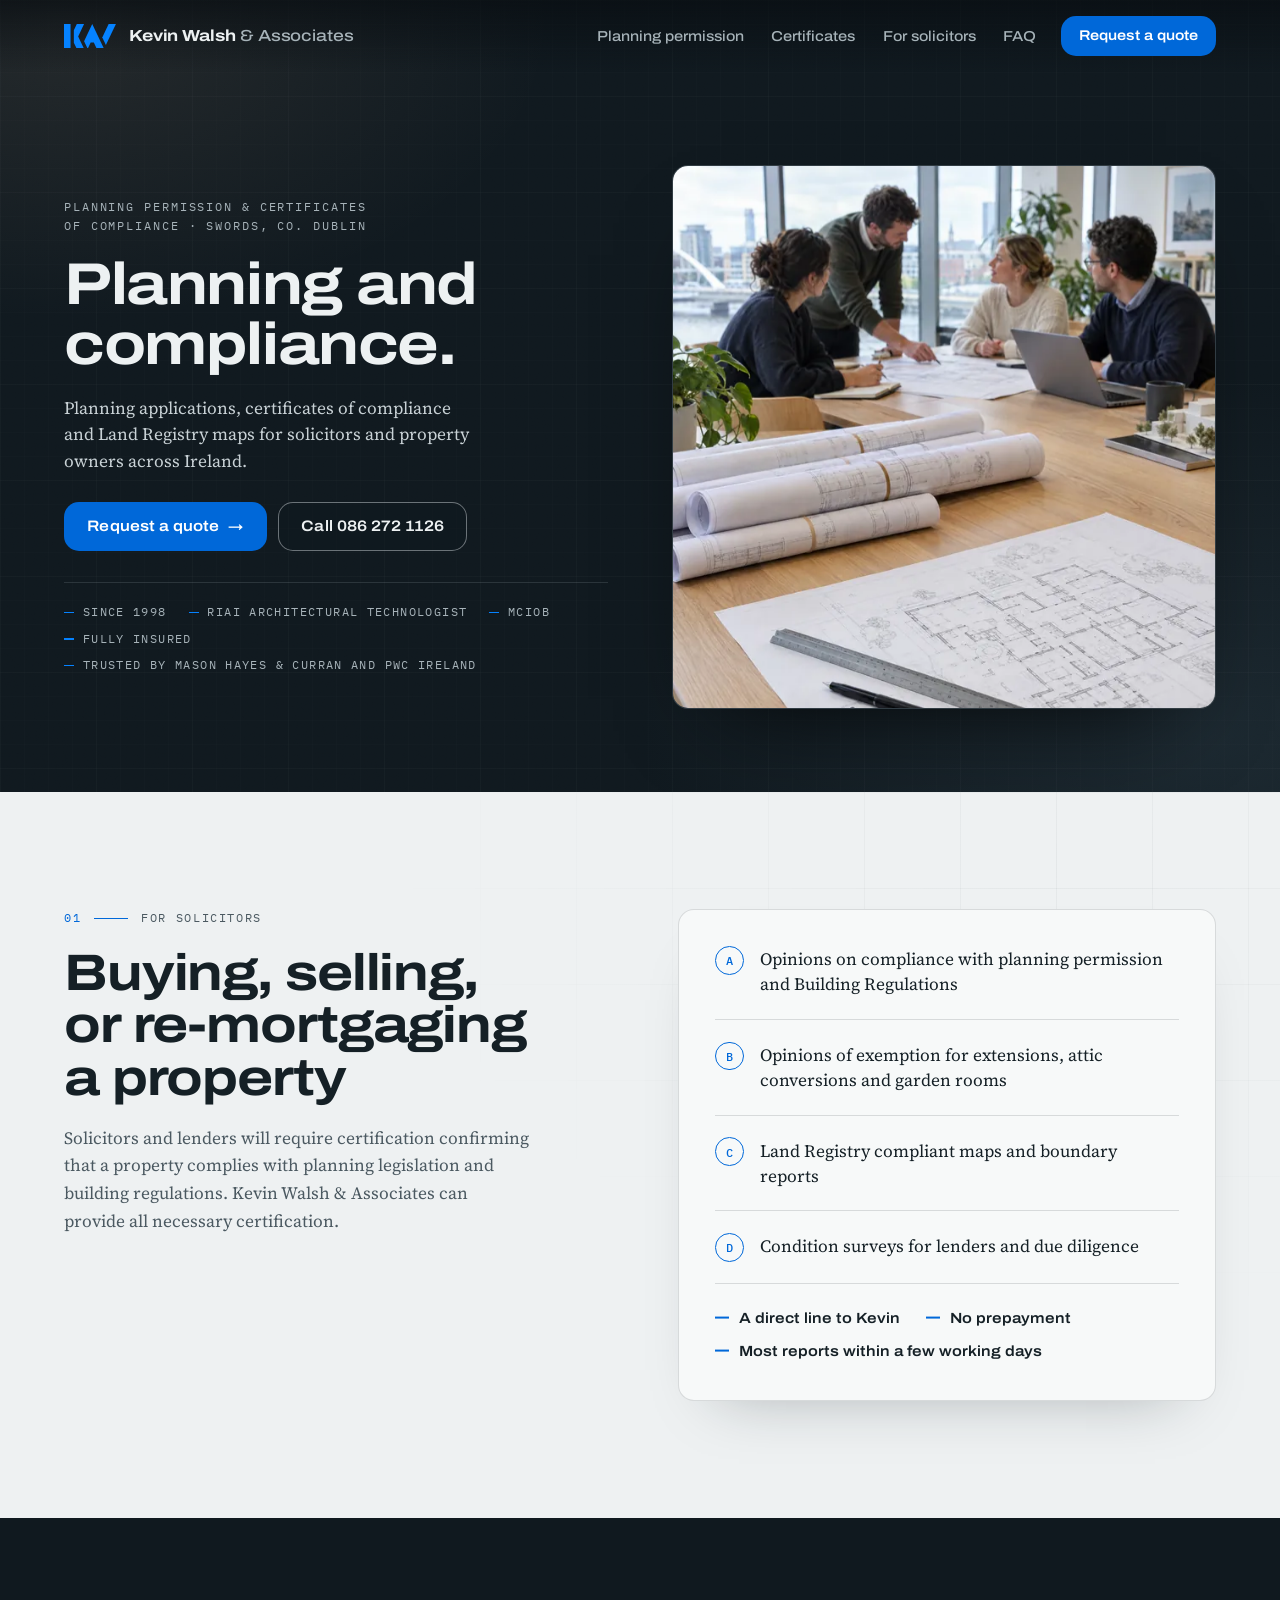
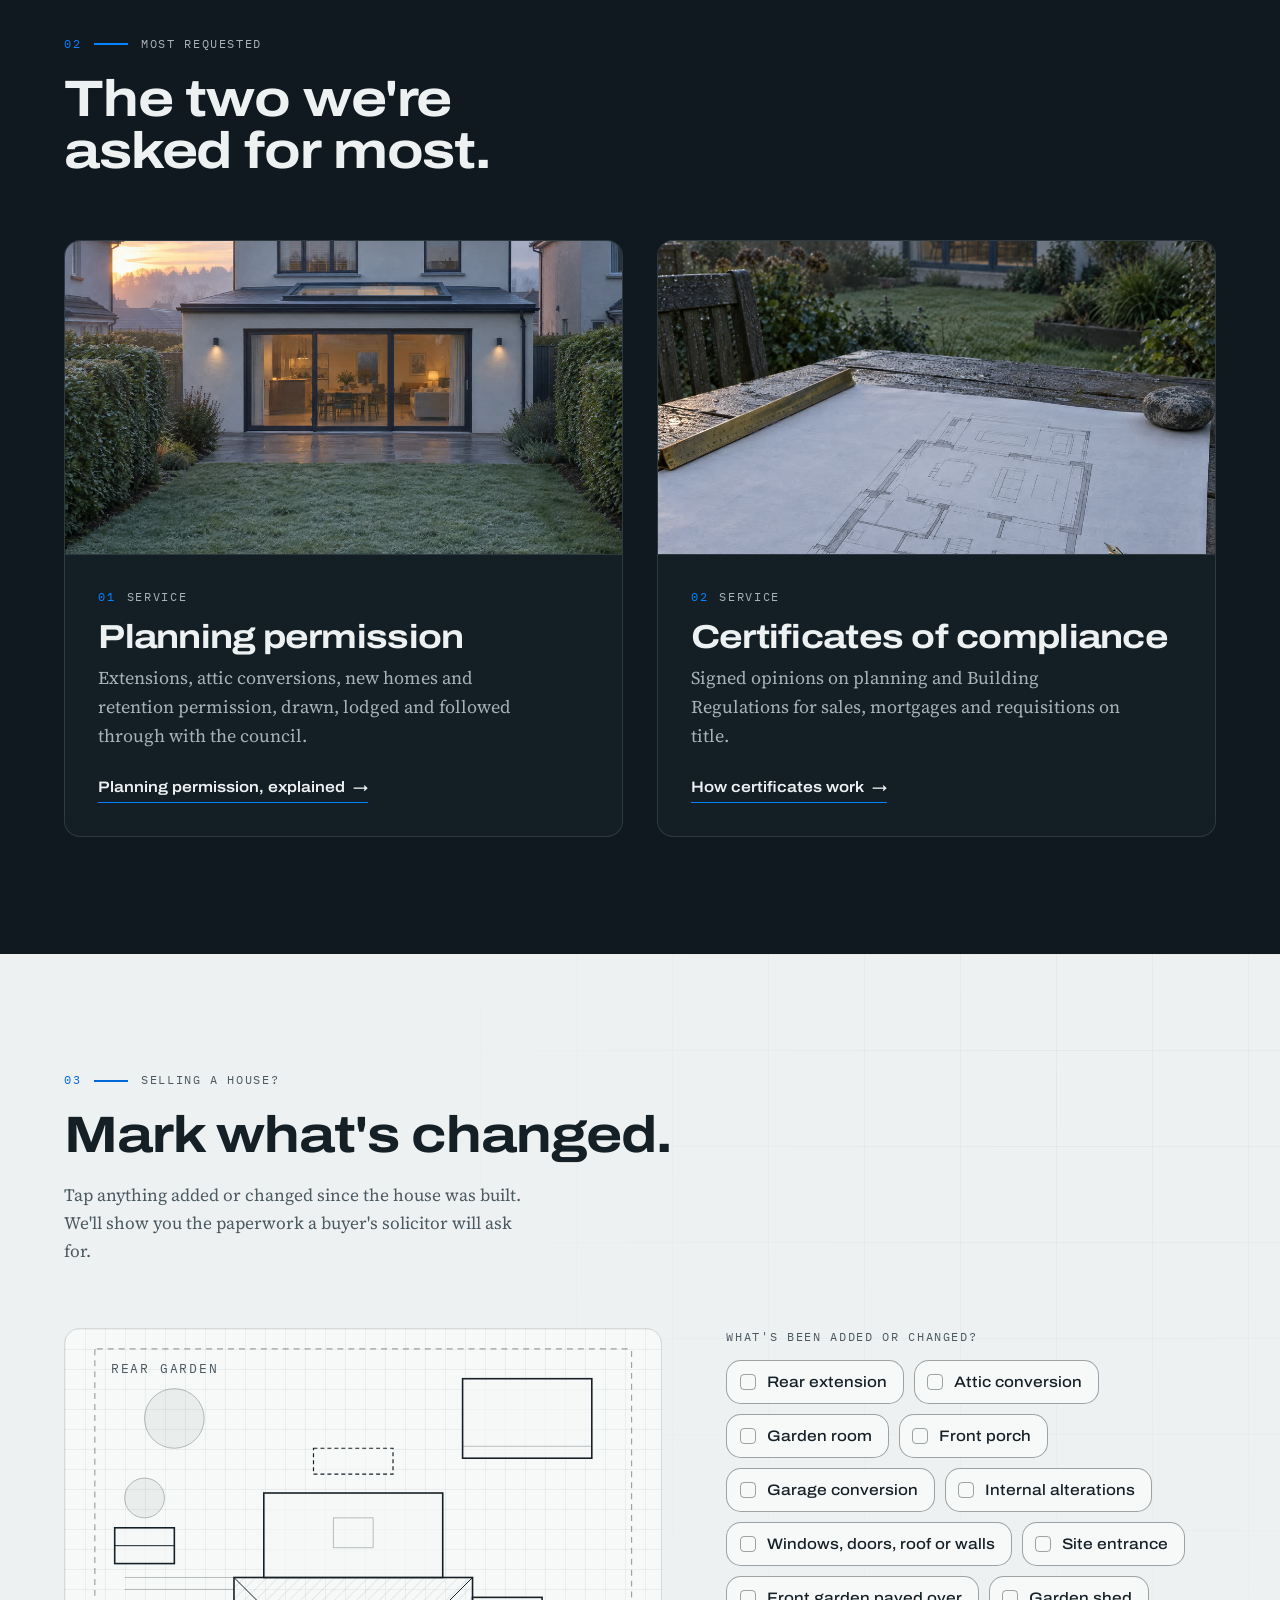
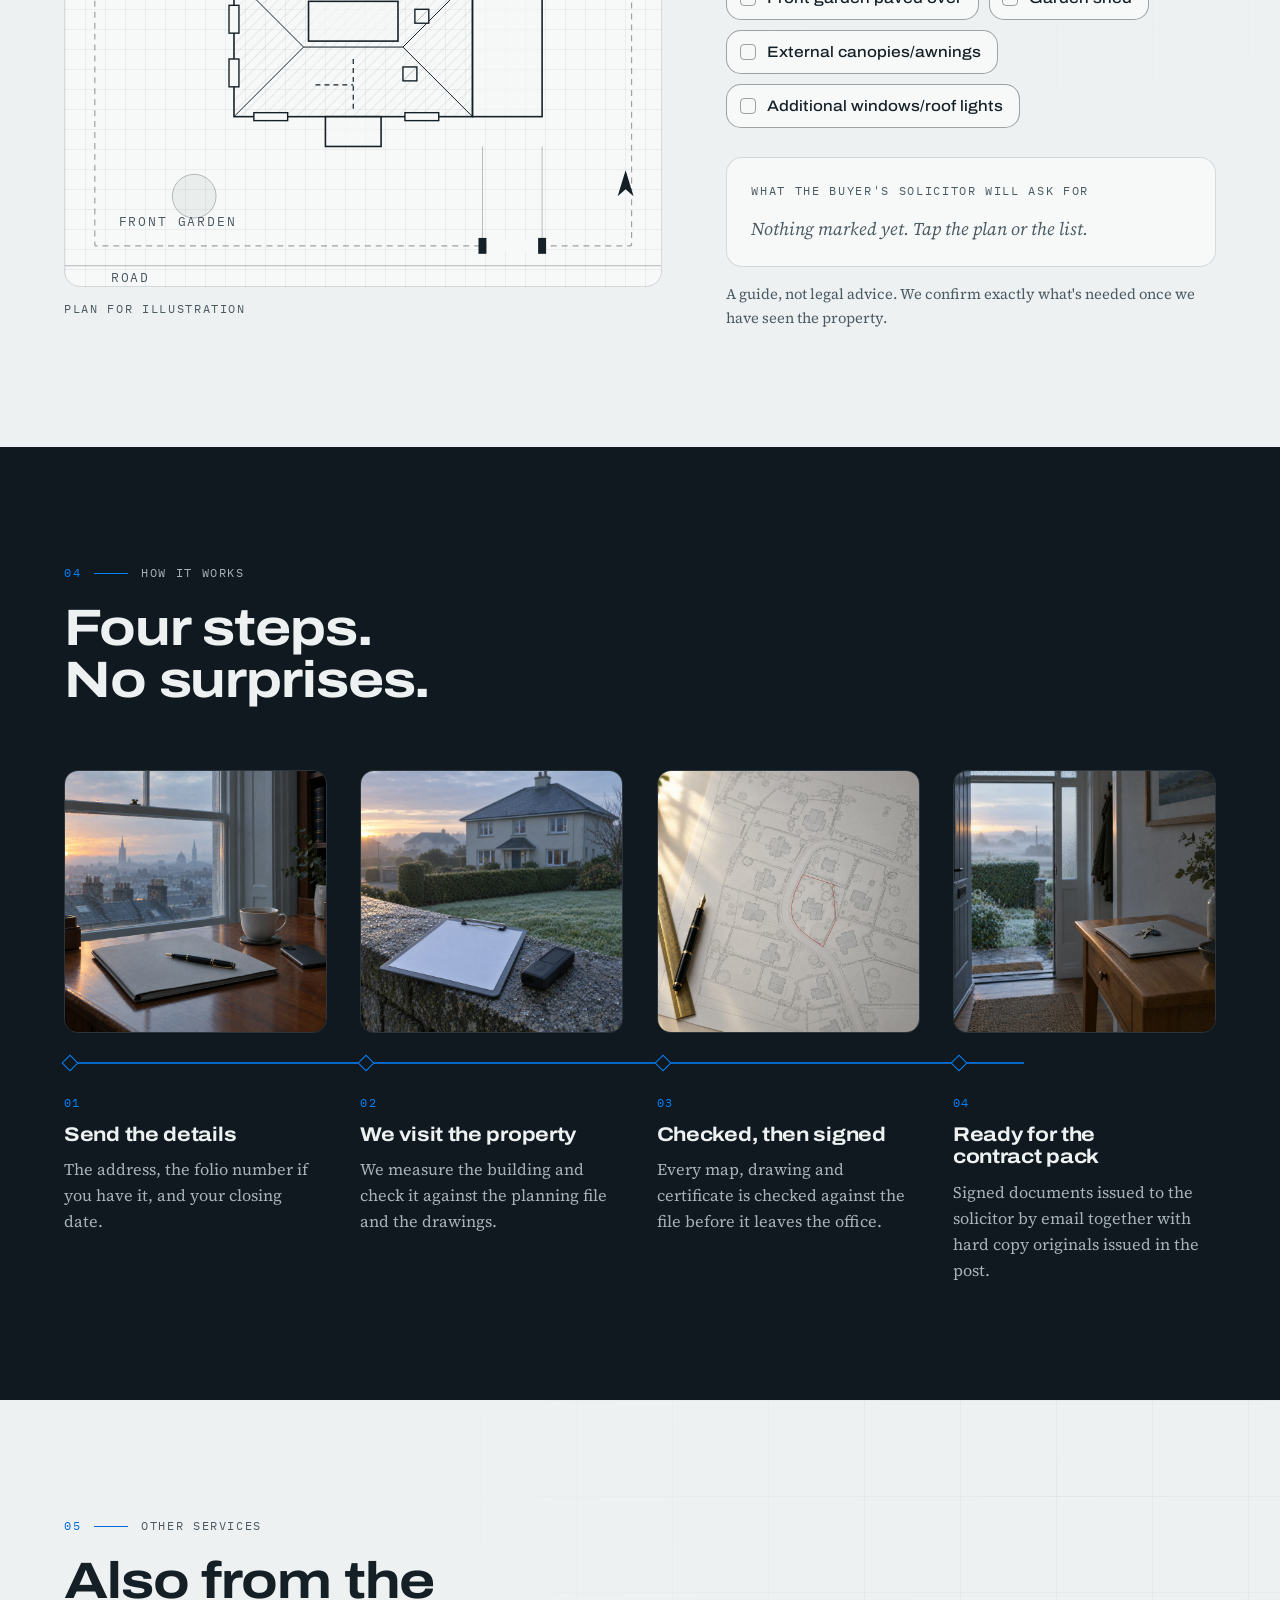
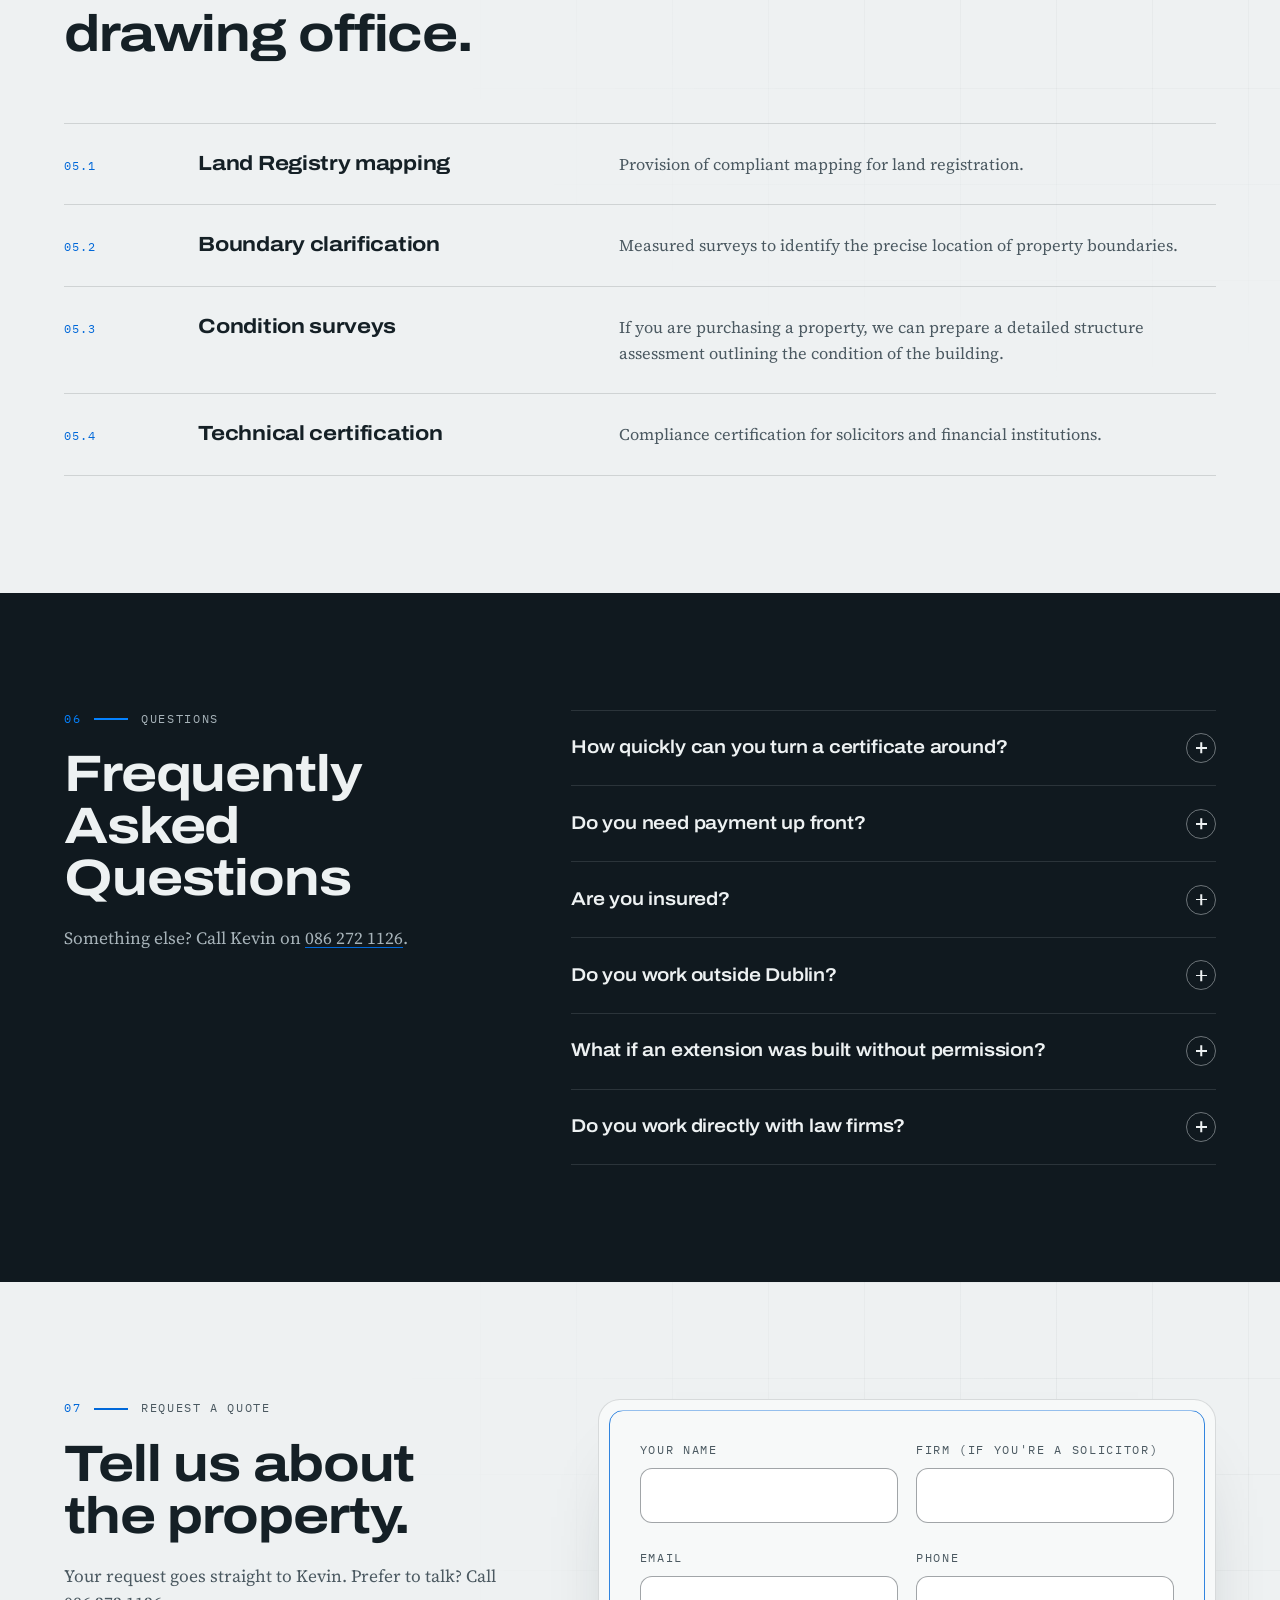
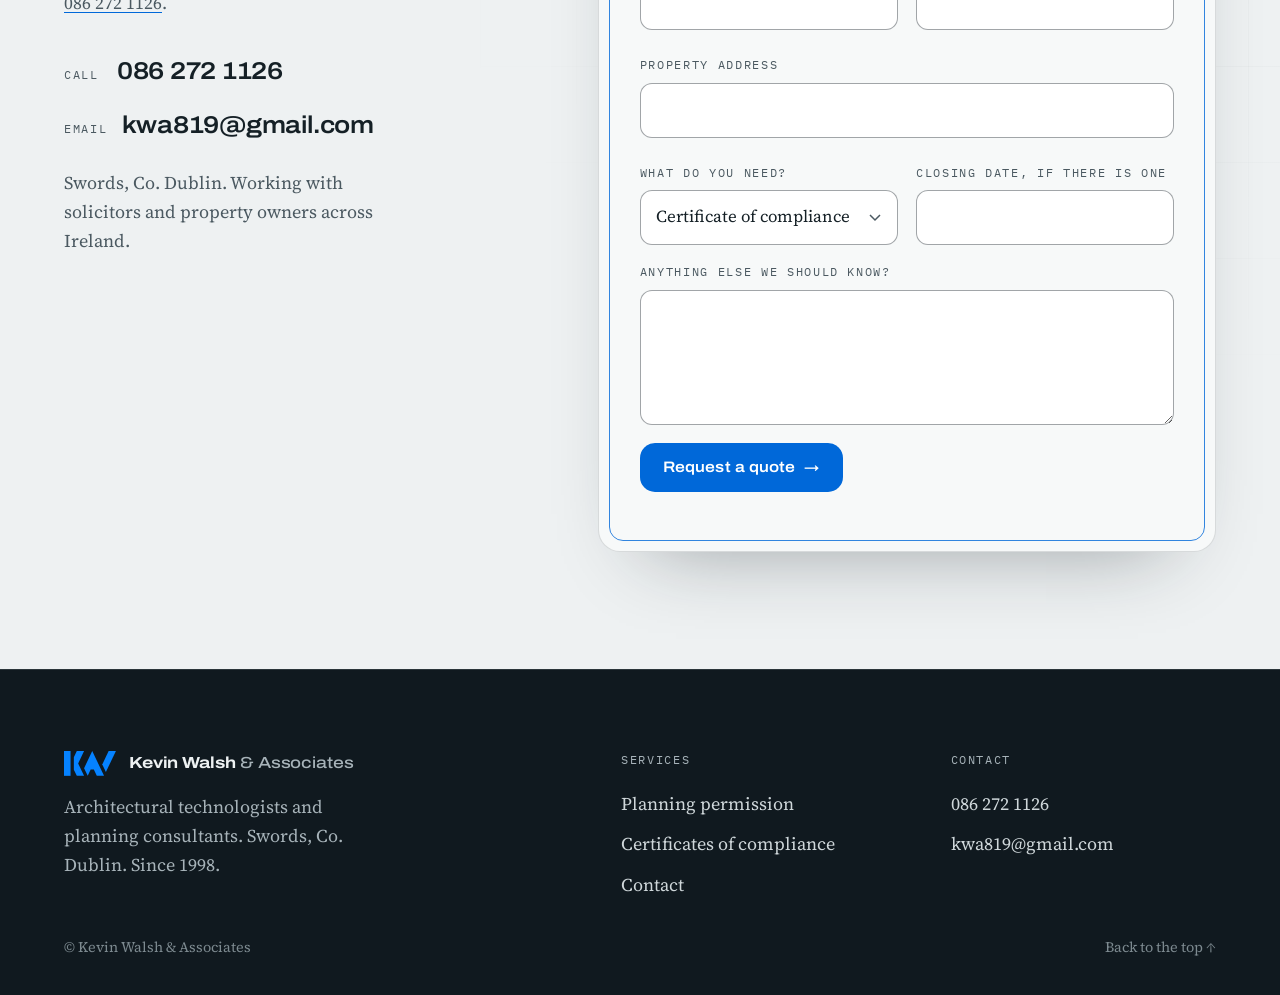
<file: index.html>
<!doctype html>
<html lang="en-IE">
<head>
<meta charset="utf-8">
<script>document.documentElement.classList.add("js")</script>
<meta name="viewport" content="width=device-width, initial-scale=1">
<title>Planning Permission &amp; Certificates of Compliance | Kevin Walsh &amp; Associates, Swords, Dublin</title>
<meta name="description" content="RIAI Architectural Technologist in Swords, Co. Dublin. Planning permission, certificates of compliance with planning and Building Regulations, and Land Registry mapping for solicitors and homeowners. Since 1998.">
<meta name="theme-color" content="#10191f">
<link rel="canonical" href="https://www.kevinwalshandassociates.com/">
<link rel="icon" href="/favicon.svg" type="image/svg+xml">
<link rel="icon" type="image/png" sizes="32x32" href="/favicon-32.png">
<link rel="apple-touch-icon" href="/apple-touch-icon.png">

<meta property="og:type" content="website">
<meta property="og:site_name" content="Kevin Walsh &amp; Associates">
<meta property="og:locale" content="en_IE">
<meta property="og:title" content="Kevin Walsh &amp; Associates | Planning and compliance">
<meta property="og:description" content="Planning applications, certificates of compliance and Land Registry maps for solicitors and property owners across Ireland. RIAI Architectural Technologist, since 1998.">
<meta property="og:url" content="https://www.kevinwalshandassociates.com/">
<meta property="og:image" content="https://www.kevinwalshandassociates.com/assets/og-image.jpg">
<meta property="og:image:width" content="1200">
<meta property="og:image:height" content="630">
<meta name="twitter:card" content="summary_large_image">

<link rel="preconnect" href="https://fonts.googleapis.com">
<link rel="preconnect" href="https://fonts.gstatic.com" crossorigin>
<link rel="stylesheet" href="https://fonts.googleapis.com/css2?family=Archivo:wdth,wght@112..125,500..700&family=IBM+Plex+Mono:wght@400;500&family=Source+Serif+4:opsz,wght@8..60,400;8..60,600&display=swap">
<link rel="stylesheet" href="/assets/css/site.css">

<script type="application/ld+json">
{"@context":"https://schema.org","@graph":[
{"@type":["ProfessionalService","LocalBusiness"],"@id":"https://www.kevinwalshandassociates.com/#business","name":"Kevin Walsh & Associates","alternateName":"KWA Architectural Consultants","description":"RIAI Architectural Technologist in Swords, Co. Dublin. Planning permission applications, certificates and opinions of compliance with planning permission and Building Regulations, Land Registry mapping, boundary reports and condition surveys for solicitors and property owners across Ireland.","url":"https://www.kevinwalshandassociates.com/","logo":"https://www.kevinwalshandassociates.com/apple-touch-icon.png","image":"https://www.kevinwalshandassociates.com/assets/og-image.jpg","telephone":"+353862721126","email":"kwa819@gmail.com","foundingDate":"1998","priceRange":"€€","address":{"@type":"PostalAddress","addressLocality":"Swords","addressRegion":"Co. Dublin","addressCountry":"IE"},"geo":{"@type":"GeoCoordinates","latitude":53.4597,"longitude":-6.2181},"areaServed":[{"@type":"Country","name":"Ireland"},{"@type":"City","name":"Dublin"},{"@type":"AdministrativeArea","name":"Fingal"},{"@type":"City","name":"Swords"}],
"founder":{"@type":"Person","name":"Kevin Walsh","jobTitle":"RIAI Architectural Technologist, MCIOB","memberOf":[{"@type":"Organization","name":"Royal Institute of the Architects of Ireland (RIAI)"},{"@type":"Organization","name":"Chartered Institute of Building (CIOB)"}]},
"knowsAbout":["Planning permission Ireland","Certificate of compliance with planning permission","Opinion on compliance with Building Regulations","Exempted development","Retention permission","Land Registry mapping","Boundary clarification","Condition surveys","Conveyancing support"],
"hasOfferCatalog":{"@type":"OfferCatalog","name":"Architectural and technical services","itemListElement":[
{"@type":"Offer","itemOffered":{"@type":"Service","name":"Planning permission","url":"https://www.kevinwalshandassociates.com/planning-permission/"}},
{"@type":"Offer","itemOffered":{"@type":"Service","name":"Certificates of compliance with planning and Building Regulations","url":"https://www.kevinwalshandassociates.com/certificate-of-compliance/"}},
{"@type":"Offer","itemOffered":{"@type":"Service","name":"Land Registry mapping"}},
{"@type":"Offer","itemOffered":{"@type":"Service","name":"Boundary clarification"}},
{"@type":"Offer","itemOffered":{"@type":"Service","name":"Condition surveys"}},
{"@type":"Offer","itemOffered":{"@type":"Service","name":"Technical certification"}}]}},
{"@type":"WebSite","@id":"https://www.kevinwalshandassociates.com/#website","name":"Kevin Walsh & Associates","url":"https://www.kevinwalshandassociates.com/"},
{"@type":"FAQPage","@id":"https://www.kevinwalshandassociates.com/#faq","mainEntity":[
{"@type":"Question","name":"How quickly can you turn a certificate around?","acceptedAnswer":{"@type":"Answer","text":"Straightforward certificates are often ready within a few working days of the inspection. If we need the council's planning file, it can take a little longer, and we'll tell you on day one."}},
{"@type":"Question","name":"Do you need payment up front?","acceptedAnswer":{"@type":"Answer","text":"No. There's no prepayment. You get a clear quote before any work starts."}},
{"@type":"Question","name":"Are you insured?","acceptedAnswer":{"@type":"Answer","text":"Yes. All work is carried out by Kevin, an RIAI Architectural Technologist and MCIOB, with full Professional Indemnity cover."}},
{"@type":"Question","name":"Do you work outside Dublin?","acceptedAnswer":{"@type":"Answer","text":"Yes. We're based in Swords and work with solicitors and property owners across Ireland."}},
{"@type":"Question","name":"What if an extension was built without permission?","acceptedAnswer":{"@type":"Answer","text":"It's common, and it's usually fixable. Depending on the work, the route is an opinion of exemption or application for retention permission. We explain the options in plain words."}},
{"@type":"Question","name":"Do you work directly with law firms?","acceptedAnswer":{"@type":"Answer","text":"Yes. Firms including Mason Hayes & Curran and PwC Ireland have relied on our compliance certification and mapping."}}]}
]}
</script>
</head>
<body>
<a class="skip" href="#main">Skip to content</a>

<div class="env" aria-hidden="true">
  <div class="env-glow"></div>
  <div class="env-grid"></div>
  <div class="env-grain"></div>
</div>

<header class="nav" id="top">
  <a class="brand" href="/" aria-label="Kevin Walsh &amp; Associates, home">
    <svg class="logo-mark" viewBox="0 0 2000 955" aria-hidden="true"><rect width="252" height="955"/><path d="M492 0h280L545 477l227 478H492L379 717V240z"/><path d="M1086 0l454 955h-279l-114-241h-121l-114 239-140-292z"/><path d="M1717 0h281l-387 809-139-292z"/></svg>
    <span class="wordmark">Kevin Walsh <span>&amp; Associates</span></span>
  </a>
  <nav aria-label="Main">
    <ul class="nav-links">
      <li><a href="/planning-permission/">Planning permission</a></li>
      <li><a href="/certificate-of-compliance/">Certificates</a></li>
      <li><a href="#solicitors">For solicitors</a></li>
      <li><a href="#faq">FAQ</a></li>
    </ul>
  </nav>
  <a class="nav-phone" href="tel:+353862721126"><span class="label">Call</span>086 272 1126</a>
  <a class="btn btn-accent nav-cta" href="#quote">Request a quote</a>
  <button class="menu-btn" type="button" aria-expanded="false" aria-controls="mobile-menu">Menu</button>
</header>
<div class="mobile-menu" id="mobile-menu" hidden>
  <a href="/planning-permission/">Planning permission</a>
  <a href="/certificate-of-compliance/">Certificates of compliance</a>
  <a href="#solicitors">For solicitors</a>
  <a href="#faq">FAQ</a>
  <a class="mm-phone" href="tel:+353862721126">Call 086 272 1126</a>
  <a class="btn btn-accent" href="#quote">Request a quote</a>
</div>

<main id="main" tabindex="-1">
  <!-- ============ HERO: the plot, edged red ============ -->
  <section class="hero" id="hero" aria-labelledby="hero-h1">
    <div class="hero-grid">
      <div class="hs-copy">
        <h1 id="hero-h1"><span class="kicker mono">Planning permission &amp; certificates of compliance · Swords, Co. Dublin</span><span class="statement">Planning and compliance.</span></h1>
        <p class="hs-sub">Planning applications, certificates of compliance and Land Registry maps for solicitors and property owners across Ireland.</p>
        <div class="band-cta">
          <a class="btn btn-accent" href="#quote">Request a quote <span class="arr" aria-hidden="true">→</span></a>
          <a class="btn btn-ghost" href="tel:+353862721126">Call 086 272 1126</a>
        </div>
        <ul class="creds">
          <li>Since 1998</li>
          <li>RIAI Architectural Technologist</li>
          <li>MCIOB</li>
          <li>Fully insured</li>
          <li>Trusted by Mason Hayes &amp; Curran and PwC Ireland</li>
        </ul>
      </div>
      <figure class="hs-fig">
        <div class="plate">
          <img src="/assets/img/hero-planning-team-960.webp" srcset="/assets/img/hero-planning-team-640.webp 640w, /assets/img/hero-planning-team-960.webp 960w, /assets/img/hero-planning-team-1280.webp 1280w" sizes="(max-width: 900px) min(100vw, 440px), 46vw" alt="A planning team reviewing rolled drawings and a floor plan around a table in a bright office overlooking the city" width="1280" height="1600" fetchpriority="high">
        </div>
      </figure>
    </div>
  </section>

  <!-- ============ 02 For solicitors ============ -->
  <section class="sec paper solicitors" id="solicitors" aria-labelledby="sol-h">
    <div class="wrap sol-grid">
      <div class="sol-side rv">
        <p class="kicker label rc"><span class="num">01</span><span class="tick"></span>For solicitors</p>
        <h2 class="h2 rc" id="sol-h" style="--i:1">Buying, selling, or re-mortgaging a property</h2>
        <p class="lede rc" style="--i:2">Solicitors and lenders will require certification confirming that a property complies with planning legislation and building regulations. Kevin Walsh &amp; Associates can provide all necessary certification.</p>
      </div>
      <div class="req rv">
        <ol class="req-list">
          <li class="rc"><span class="rq mono">A</span><span>Opinions on compliance with planning permission and Building Regulations</span></li>
          <li class="rc" style="--i:1"><span class="rq mono">B</span><span>Opinions of exemption for extensions, attic conversions and garden rooms</span></li>
          <li class="rc" style="--i:2"><span class="rq mono">C</span><span>Land Registry compliant maps and boundary reports</span></li>
          <li class="rc" style="--i:3"><span class="rq mono">D</span><span>Condition surveys for lenders and due diligence</span></li>
        </ol>
        <ul class="promise rc" style="--i:4">
          <li>A direct line to Kevin</li>
          <li>No prepayment</li>
          <li>Most reports within a few working days</li>
        </ul>
      </div>
    </div>
  </section>

  <!-- ============ 03 The two we're asked for most ============ -->
  <section class="sec two" aria-labelledby="two-h">
    <div class="wrap">
      <header class="sec-head rv">
        <p class="kicker label rc"><span class="num">02</span><span class="tick"></span>Most requested</p>
        <h2 class="h2 rc" id="two-h" style="--i:1">The two we're asked for most.</h2>
      </header>
      <div class="panels">
        <a class="panel rv" href="/planning-permission/">
          <figure class="rc"><img src="/assets/img/planning-permission-extension-dublin.jpg" alt="A newly finished rear extension with a rooflight and glazed doors on a Dublin house at dawn" width="1100" height="1375" loading="lazy"><span class="edge" aria-hidden="true"></span></figure>
          <div class="panel-copy rc" style="--i:1">
            <p class="label"><span class="num">01</span>Service</p>
            <h3>Planning permission</h3>
            <p>Extensions, attic conversions, new homes and retention permission, drawn, lodged and followed through with the council.</p>
            <span class="go">Planning permission, explained <span class="arr" aria-hidden="true">→</span></span>
          </div>
        </a>
        <a class="panel rv" href="/certificate-of-compliance/">
          <figure class="rc"><img src="/assets/img/certificate-of-compliance-drawings.jpg" alt="A floor plan drawing and brass scale rule on a garden table in front of a finished extension" width="1100" height="1375" loading="lazy"><span class="edge" aria-hidden="true"></span></figure>
          <div class="panel-copy rc" style="--i:1">
            <p class="label"><span class="num">02</span>Service</p>
            <h3>Certificates of compliance</h3>
            <p>Signed opinions on planning and Building Regulations for sales, mortgages and requisitions on title.</p>
            <span class="go">How certificates work <span class="arr" aria-hidden="true">→</span></span>
          </div>
        </a>
      </div>
    </div>
  </section>

  <!-- ============ 04 The interactive moment: mark what's changed ============ -->
  <section class="sec paper mark" id="mark" aria-labelledby="mark-h">
    <div class="wrap">
      <header class="sec-head rv">
        <p class="kicker label rc"><span class="num">03</span><span class="tick"></span>Selling a house?</p>
        <h2 class="h2 rc" id="mark-h" style="--i:1">Mark what's changed.</h2>
        <p class="lede rc" style="--i:2">Tap anything added or changed since the house was built. We'll show you the paperwork a buyer's solicitor will ask for.</p>
      </header>

      <div class="mark-grid">
        <div class="plan-wrap rv">
          <svg class="plan rc" viewBox="0 0 600 560" aria-hidden="true">
            <defs>
              <pattern id="hatch" width="8" height="8" patternUnits="userSpaceOnUse" patternTransform="rotate(45)"><path d="M0 0v8" class="hatch"/></pattern>
              <pattern id="pave" width="7" height="7" patternUnits="userSpaceOnUse"><circle cx="3.5" cy="3.5" r="1" class="pave-dot"/></pattern>
            </defs>
            <rect class="p-plot" x="30" y="20" width="540" height="500" rx="2"/>
            <path class="p-road" d="M0 540 H600"/>
            <path class="p-soft" d="M420 520 V420 M480 520 V420"/>
            <circle class="p-tree" cx="110" cy="90" r="30"/><circle class="p-tree" cx="80" cy="170" r="20"/><circle class="p-tree" cx="130" cy="470" r="22"/>
            <path class="p-soft" d="M60 250 H170 M60 262 H170" />
            <g class="house">
              <rect class="p-wall" x="170" y="250" width="240" height="140"/>
              <path class="p-roof" d="M170 250 L240 320 L340 320 L410 250 M170 390 L240 320 M340 320 L410 390"/>
            </g>
            <text class="p-lbl" x="46" y="44">Rear garden</text>
            <text class="p-lbl" x="54" y="500">Front garden</text>
            <text class="p-lbl" x="46" y="556">Road</text>
            <g class="zone" data-z="ext">
              <rect class="z-fill" x="200" y="165" width="180" height="85"/>
              <rect class="p-wall" x="200" y="165" width="180" height="85"/>
              <rect class="p-soft" x="270" y="190" width="40" height="30"/>
              <path class="z-line" pathLength="1" d="M192 157 H388 V255 H192 Z"/>
            </g>
            <g class="zone" data-z="attic">
              <rect class="z-fill" x="245" y="274" width="90" height="40"/>
              <rect class="p-wall" x="245" y="274" width="90" height="40"/>
              <path class="z-line" pathLength="1" d="M237 266 H343 V322 H237 Z"/>
            </g>
            <g class="zone" data-z="room">
              <rect class="z-fill" x="400" y="50" width="130" height="80"/>
              <rect class="p-wall" x="400" y="50" width="130" height="80"/>
              <path class="p-soft" d="M400 118 H530"/>
              <path class="z-line" pathLength="1" d="M392 42 H538 V138 H392 Z"/>
            </g>
            <g class="zone" data-z="porch">
              <rect class="z-fill" x="262" y="390" width="56" height="30"/>
              <rect class="p-wall" x="262" y="390" width="56" height="30"/>
              <path class="z-line" pathLength="1" d="M254 390 V428 H326 V390"/>
            </g>
            <g class="zone" data-z="garage">
              <rect class="z-fill" x="410" y="270" width="70" height="120"/>
              <rect class="p-wall" x="410" y="270" width="70" height="120"/>
              <path class="z-line" pathLength="1" d="M410 262 H488 V398 H410"/>
            </g>
            <g class="zone" data-z="internal">
              <rect class="z-fill" x="252" y="332" width="76" height="52"/>
              <path class="p-part" d="M290 332 V384 M252 358 H290"/>
              <path class="z-line" pathLength="1" d="M248 328 H332 V386 H248 Z"/>
            </g>
            <g class="zone" data-z="elements">
              <rect class="z-fill" x="156" y="266" width="28" height="104"/>
              <rect class="p-win" x="165" y="278" width="10" height="28"/>
              <rect class="p-win" x="165" y="332" width="10" height="28"/>
              <path class="z-line" pathLength="1" d="M154 264 H186 V372 H154 Z"/>
            </g>
            <g class="zone" data-z="surface">
              <rect class="z-fill" x="44" y="432" width="368" height="80"/>
              <rect class="z-pave" x="44" y="432" width="368" height="80"/>
              <path class="z-line" pathLength="1" d="M44 432 H412 V512 H44 Z"/>
            </g>
            <g class="zone" data-z="entrance">
              <rect class="z-fill" x="404" y="502" width="92" height="32"/>
              <rect class="p-gap" x="424" y="515" width="52" height="10"/>
              <rect class="p-pier" x="416" y="512" width="8" height="16"/>
              <rect class="p-pier" x="476" y="512" width="8" height="16"/>
              <path class="z-line" pathLength="1" d="M404 502 H496 V534 H404 Z"/>
            </g>
            <g class="zone" data-z="shed">
              <rect class="z-fill" x="50" y="200" width="60" height="36"/>
              <rect class="p-wall" x="50" y="200" width="60" height="36"/>
              <path class="p-roof" d="M50 218 H110"/>
              <path class="z-line" pathLength="1" d="M44 194 H116 V242 H44 Z"/>
            </g>
            <g class="zone" data-z="canopy">
              <rect class="z-fill" x="250" y="120" width="80" height="26"/>
              <rect class="p-canopy" x="250" y="120" width="80" height="26"/>
              <path class="z-line" pathLength="1" d="M244 114 H336 V152 H244 Z"/>
            </g>
            <g class="zone" data-z="windows">
              <rect class="z-fill" x="184" y="380" width="46" height="18"/>
              <rect class="z-fill" x="336" y="380" width="46" height="18"/>
              <rect class="z-fill" x="348" y="278" width="22" height="22"/>
              <rect class="z-fill" x="336" y="336" width="22" height="22"/>
              <rect class="p-win" x="190" y="386" width="34" height="8"/>
              <rect class="p-win" x="342" y="386" width="34" height="8"/>
              <rect class="p-win" x="352" y="282" width="14" height="14"/>
              <path class="p-soft" d="M352 296 L366 282"/>
              <rect class="p-win" x="340" y="340" width="14" height="14"/>
              <path class="p-soft" d="M340 354 L354 340"/>
              <path class="z-line" pathLength="1" d="M182 378 H232 V400 H182 Z M334 378 H384 V400 H334 Z M346 276 H372 V302 H346 Z M334 334 H360 V360 H334 Z"/>
            </g>
            <path class="p-north" d="M556 470 l8 -26 l8 26 l-8 -7 z"/>
          </svg>
          <p class="plan-note label rc" style="--i:1">Plan for illustration</p>
        </div>

        <div class="mark-side rv">
          <fieldset class="toggles rc">
            <legend class="label">What's been added or changed?</legend>
            <button type="button" class="tog" data-z="ext" aria-pressed="false"><span class="box" aria-hidden="true"></span>Rear extension</button>
            <button type="button" class="tog" data-z="attic" aria-pressed="false"><span class="box" aria-hidden="true"></span>Attic conversion</button>
            <button type="button" class="tog" data-z="room" aria-pressed="false"><span class="box" aria-hidden="true"></span>Garden room</button>
            <button type="button" class="tog" data-z="porch" aria-pressed="false"><span class="box" aria-hidden="true"></span>Front porch</button>
            <button type="button" class="tog" data-z="garage" aria-pressed="false"><span class="box" aria-hidden="true"></span>Garage conversion</button>
            <button type="button" class="tog" data-z="internal" aria-pressed="false"><span class="box" aria-hidden="true"></span>Internal alterations</button>
            <button type="button" class="tog" data-z="elements" aria-pressed="false"><span class="box" aria-hidden="true"></span>Windows, doors, roof or walls</button>
            <button type="button" class="tog" data-z="entrance" aria-pressed="false"><span class="box" aria-hidden="true"></span>Site entrance</button>
            <button type="button" class="tog" data-z="surface" aria-pressed="false"><span class="box" aria-hidden="true"></span>Front garden paved over</button>
            <button type="button" class="tog" data-z="shed" aria-pressed="false"><span class="box" aria-hidden="true"></span>Garden shed</button>
            <button type="button" class="tog" data-z="canopy" aria-pressed="false"><span class="box" aria-hidden="true"></span>External canopies/awnings</button>
            <button type="button" class="tog" data-z="windows" aria-pressed="false"><span class="box" aria-hidden="true"></span>Additional windows/roof lights</button>
          </fieldset>

          <div class="needs rc" style="--i:1">
            <h3 class="label">What the buyer's solicitor will ask for</h3>
            <p class="needs-empty">Nothing marked yet. Tap the plan or the list.</p>
            <ul class="needs-list" aria-live="polite">
              <li data-z="ext" hidden><strong>Rear extension</strong><span>Opinion that the development is either in compliance with planning permission or constitutes exempt development.</span></li>
              <li data-z="attic" hidden><strong>Attic conversion</strong><span>An opinion on compliance with Building Regulations. If the roof shape changed, an opinion on planning status also.</span></li>
              <li data-z="room" hidden><strong>Garden room</strong><span>An opinion on whether works are exempt development or in compliance with planning.</span></li>
              <li data-z="porch" hidden><strong>Front porch</strong><span>An opinion on whether works are exempt development or in compliance with planning.</span></li>
              <li data-z="garage" hidden><strong>Garage conversion</strong><span>An opinion on planning and building regulation status.</span></li>
              <li data-z="internal" hidden><strong>Internal alterations</strong><span>Usually exempt from planning. However, if walls were removed or rooms rearranged, an opinion on compliance with Building Regulations, with regard to structure.</span></li>
              <li data-z="elements" hidden><strong>Changes to building elements</strong><span>An opinion on whether works are exempt development or in compliance with planning.</span></li>
              <li data-z="entrance" hidden><strong>Changes to the site entrance</strong><span>An opinion on whether works are exempt development or in compliance with planning. Note, widening an entrance onto a public road and dishing the kerb requires permission.</span></li>
              <li data-z="surface" hidden><strong>Front garden paved over</strong><span>An opinion on whether works are exempt development or in compliance with planning.</span></li>
              <li data-z="shed" hidden><strong>Garden shed</strong><span>An opinion on whether works are exempt development or in compliance with planning.</span></li>
              <li data-z="canopy" hidden><strong>External canopies/awnings</strong><span>An opinion on whether works are exempt development or in compliance with planning.</span></li>
              <li data-z="windows" hidden><strong>Additional windows/roof lights</strong><span>An opinion on whether works are exempt development or in compliance with planning.</span></li>
            </ul>
            <a class="btn btn-accent needs-cta" href="#quote" id="mark-cta" hidden>Request these certificates <span class="arr" aria-hidden="true">→</span></a>
          </div>
          <p class="fine rc" style="--i:2">A guide, not legal advice. We confirm exactly what's needed once we have seen the property.</p>
        </div>
      </div>
    </div>
  </section>

  <!-- ============ 05 How it works ============ -->
  <section class="sec how" id="how" aria-labelledby="how-h">
    <div class="wrap">
      <header class="sec-head rv">
        <p class="kicker label rc"><span class="num">04</span><span class="tick"></span>How it works</p>
        <h2 class="h2 rc" id="how-h" style="--i:1">Four steps. No surprises.</h2>
      </header>
      <div class="how-track rv">
        <div class="how-line" aria-hidden="true"><svg viewBox="0 0 1000 24" preserveAspectRatio="none"><path pathLength="1" d="M0 12 H1000"/></svg></div>
        <ol class="how-steps">
          <li class="step rc">
            <figure><img src="/assets/img/step-1-send-the-details.jpg" alt="" width="900" height="900" loading="lazy"></figure>
            <span class="node" aria-hidden="true"></span>
            <span class="n mono">01</span>
            <h3>Send the details</h3>
            <p>The address, the folio number if you have it, and your closing date.</p>
          </li>
          <li class="step rc" style="--i:1">
            <figure><img src="/assets/img/step-2-site-inspection.jpg" alt="" width="900" height="900" loading="lazy"></figure>
            <span class="node" aria-hidden="true"></span>
            <span class="n mono">02</span>
            <h3>We visit the property</h3>
            <p>We measure the building and check it against the planning file and the drawings.</p>
          </li>
          <li class="step rc" style="--i:2">
            <figure><img src="/assets/img/step-3-map-edged-red.jpg" alt="" width="900" height="900" loading="lazy"></figure>
            <span class="node" aria-hidden="true"></span>
            <span class="n mono">03</span>
            <h3>Checked, then signed</h3>
            <p>Every map, drawing and certificate is checked against the file before it leaves the office.</p>
          </li>
          <li class="step rc" style="--i:3">
            <figure><img src="/assets/img/step-4-ready-for-closing.jpg" alt="" width="900" height="900" loading="lazy"></figure>
            <span class="node" aria-hidden="true"></span>
            <span class="n mono">04</span>
            <h3>Ready for the contract pack</h3>
            <p>Signed documents issued to the solicitor by email together with hard copy originals issued in the post.</p>
          </li>
        </ol>
      </div>
    </div>
  </section>

  <!-- ============ 06 Also from the drawing office ============ -->
  <section class="sec paper office" aria-labelledby="office-h">
    <div class="wrap">
      <header class="sec-head rv">
        <p class="kicker label rc"><span class="num">05</span><span class="tick"></span>Other services</p>
        <h2 class="h2 rc" id="office-h" style="--i:1">Also from the drawing office.</h2>
      </header>
      <ol class="office-list rv">
        <li class="rc"><span class="n mono">05.1</span><h3>Land Registry mapping</h3><p>Provision of compliant mapping for land registration.</p></li>
        <li class="rc" style="--i:1"><span class="n mono">05.2</span><h3>Boundary clarification</h3><p>Measured surveys to identify the precise location of property boundaries.</p></li>
        <li class="rc" style="--i:2"><span class="n mono">05.3</span><h3>Condition surveys</h3><p>If you are purchasing a property, we can prepare a detailed structure assessment outlining the condition of the building.</p></li>
        <li class="rc" style="--i:3"><span class="n mono">05.4</span><h3>Technical certification</h3><p>Compliance certification for solicitors and financial institutions.</p></li>
      </ol>
    </div>
  </section>

  <!-- ============ 07 FAQ ============ -->
  <section class="sec faq" id="faq" aria-labelledby="faq-h">
    <div class="wrap faq-grid">
      <div class="faq-side rv">
        <p class="kicker label rc"><span class="num">06</span><span class="tick"></span>Questions</p>
        <h2 class="h2 rc" id="faq-h" style="--i:1">Frequently Asked Questions</h2>
        <p class="lede rc" style="--i:2">Something else? Call Kevin on <a href="tel:+353862721126">086 272 1126</a>.</p>
      </div>
      <div class="faq-list">
        <div class="qa">
          <button class="qa-q" type="button" aria-expanded="false" aria-controls="qa1" id="qa1-q"><span>How quickly can you turn a certificate around?</span><span class="pm" aria-hidden="true"></span></button>
          <div class="qa-a" id="qa1" role="region" aria-labelledby="qa1-q"><div><p>Straightforward certificates are often ready within a few working days of the inspection. If we need the council's planning file, it can take a little longer, and we'll tell you on day one.</p></div></div>
        </div>
        <div class="qa">
          <button class="qa-q" type="button" aria-expanded="false" aria-controls="qa2" id="qa2-q"><span>Do you need payment up front?</span><span class="pm" aria-hidden="true"></span></button>
          <div class="qa-a" id="qa2" role="region" aria-labelledby="qa2-q"><div><p>No. There's no prepayment. You get a clear quote before any work starts.</p></div></div>
        </div>
        <div class="qa">
          <button class="qa-q" type="button" aria-expanded="false" aria-controls="qa3" id="qa3-q"><span>Are you insured?</span><span class="pm" aria-hidden="true"></span></button>
          <div class="qa-a" id="qa3" role="region" aria-labelledby="qa3-q"><div><p>Yes. All work is carried out by Kevin, an RIAI Architectural Technologist and MCIOB, with full Professional Indemnity cover.</p></div></div>
        </div>
        <div class="qa">
          <button class="qa-q" type="button" aria-expanded="false" aria-controls="qa4" id="qa4-q"><span>Do you work outside Dublin?</span><span class="pm" aria-hidden="true"></span></button>
          <div class="qa-a" id="qa4" role="region" aria-labelledby="qa4-q"><div><p>Yes. We're based in Swords and work with solicitors and property owners across Ireland.</p></div></div>
        </div>
        <div class="qa">
          <button class="qa-q" type="button" aria-expanded="false" aria-controls="qa5" id="qa5-q"><span>What if an extension was built without permission?</span><span class="pm" aria-hidden="true"></span></button>
          <div class="qa-a" id="qa5" role="region" aria-labelledby="qa5-q"><div><p>It's common, and it's usually fixable. Depending on the work, the route is an opinion of exemption or application for retention permission. We explain the options in plain words.</p></div></div>
        </div>
        <div class="qa">
          <button class="qa-q" type="button" aria-expanded="false" aria-controls="qa6" id="qa6-q"><span>Do you work directly with law firms?</span><span class="pm" aria-hidden="true"></span></button>
          <div class="qa-a" id="qa6" role="region" aria-labelledby="qa6-q"><div><p>Yes. Firms including Mason Hayes &amp; Curran and PwC Ireland have relied on our compliance certification and mapping.</p></div></div>
        </div>
      </div>
    </div>
  </section>

  <!-- ============ 08 The one call to action ============ -->
  <section class="sec paper quote" id="quote" aria-labelledby="quote-h">
    <div class="wrap quote-grid">
      <div class="rv">
        <p class="kicker label rc"><span class="num">07</span><span class="tick"></span>Request a quote</p>
        <h2 class="h2 rc" id="quote-h" style="--i:1">Tell us about the property.</h2>
        <p class="lede rc" style="--i:2">Your request goes straight to Kevin. Prefer to talk? Call <a href="tel:+353862721126">086 272 1126</a>.</p>
        <div class="direct rc" style="--i:3">
          <a href="tel:+353862721126"><span class="label">Call</span>086 272 1126</a>
          <a href="mailto:kwa819@gmail.com"><span class="label">Email</span>kwa819@gmail.com</a>
          <p class="where">Swords, Co. Dublin. Working with solicitors and property owners across Ireland.</p>
        </div>
      </div>

      <form class="form rv" id="quote-form" novalidate data-need="">
        <label class="field rc"><span class="label">Your name</span><input name="name" type="text" autocomplete="name" required><span class="err" aria-live="polite"></span></label>
        <label class="field rc" style="--i:1"><span class="label">Firm (if you're a solicitor)</span><input name="firm" type="text" autocomplete="organization"></label>
        <label class="field rc" style="--i:2"><span class="label">Email</span><input name="email" type="email" autocomplete="email" required><span class="err" aria-live="polite"></span></label>
        <label class="field rc" style="--i:3"><span class="label">Phone</span><input name="phone" type="tel" autocomplete="tel"></label>
        <label class="field full rc" style="--i:4"><span class="label">Property address</span><input name="address" type="text" autocomplete="street-address" required><span class="err" aria-live="polite"></span></label>
        <label class="field rc" style="--i:5"><span class="label">What do you need?</span>
          <select name="need">
            <option>Certificate of compliance</option>
            <option>Planning permission</option>
            <option>Land Registry map</option>
            <option>Boundary report</option>
            <option>Condition survey</option>
            <option>Not sure yet</option>
          </select>
        </label>
        <label class="field rc" style="--i:6"><span class="label">Closing date, if there is one</span><input name="closing" type="text" inputmode="text"></label>
        <label class="field full rc" style="--i:7"><span class="label">Anything else we should know?</span><textarea name="message" rows="4"></textarea></label>
        <input class="hp" type="text" name="_honey" tabindex="-1" autocomplete="off" aria-hidden="true">
        <div class="submit-row full rc" style="--i:8">
          <button class="btn btn-accent" type="submit">Request a quote <span class="arr" aria-hidden="true">→</span></button>
        </div>
        <p class="form-status full" role="status" aria-live="polite"></p>
        <div class="form-done" hidden>
          <p class="big">Thanks<span class="fd-name"></span>. Kevin has your request and will be in touch.</p>
        </div>
      </form>
    </div>
  </section>
</main>

<footer class="foot">
  <div class="wrap">
    <div class="foot-grid">
      <div>
        <a class="brand" href="/" aria-label="Kevin Walsh &amp; Associates, home">
          <svg class="logo-mark" viewBox="0 0 2000 955" aria-hidden="true"><rect width="252" height="955"/><path d="M492 0h280L545 477l227 478H492L379 717V240z"/><path d="M1086 0l454 955h-279l-114-241h-121l-114 239-140-292z"/><path d="M1717 0h281l-387 809-139-292z"/></svg>
          <span class="wordmark">Kevin Walsh <span>&amp; Associates</span></span>
        </a>
        <p class="foot-tag">Architectural technologists and planning consultants. Swords, Co. Dublin. Since 1998.</p>
      </div>
      <div>
        <h2>Services</h2>
        <ul>
          <li><a href="/planning-permission/">Planning permission</a></li>
          <li><a href="/certificate-of-compliance/">Certificates of compliance</a></li>
          <li><a href="/#quote">Contact</a></li>
        </ul>
      </div>
      <div>
        <h2>Contact</h2>
        <ul>
          <li><a href="tel:+353862721126">086 272 1126</a></li>
          <li><a href="mailto:kwa819@gmail.com">kwa819@gmail.com</a></li>
        </ul>
      </div>
    </div>
    <div class="foot-base">
      <span>© Kevin Walsh &amp; Associates</span>
      <a href="#top">Back to the top ↑</a>
    </div>
  </div>
</footer>

<script src="/assets/js/site.js" defer></script>
</body>
</html>
</file>
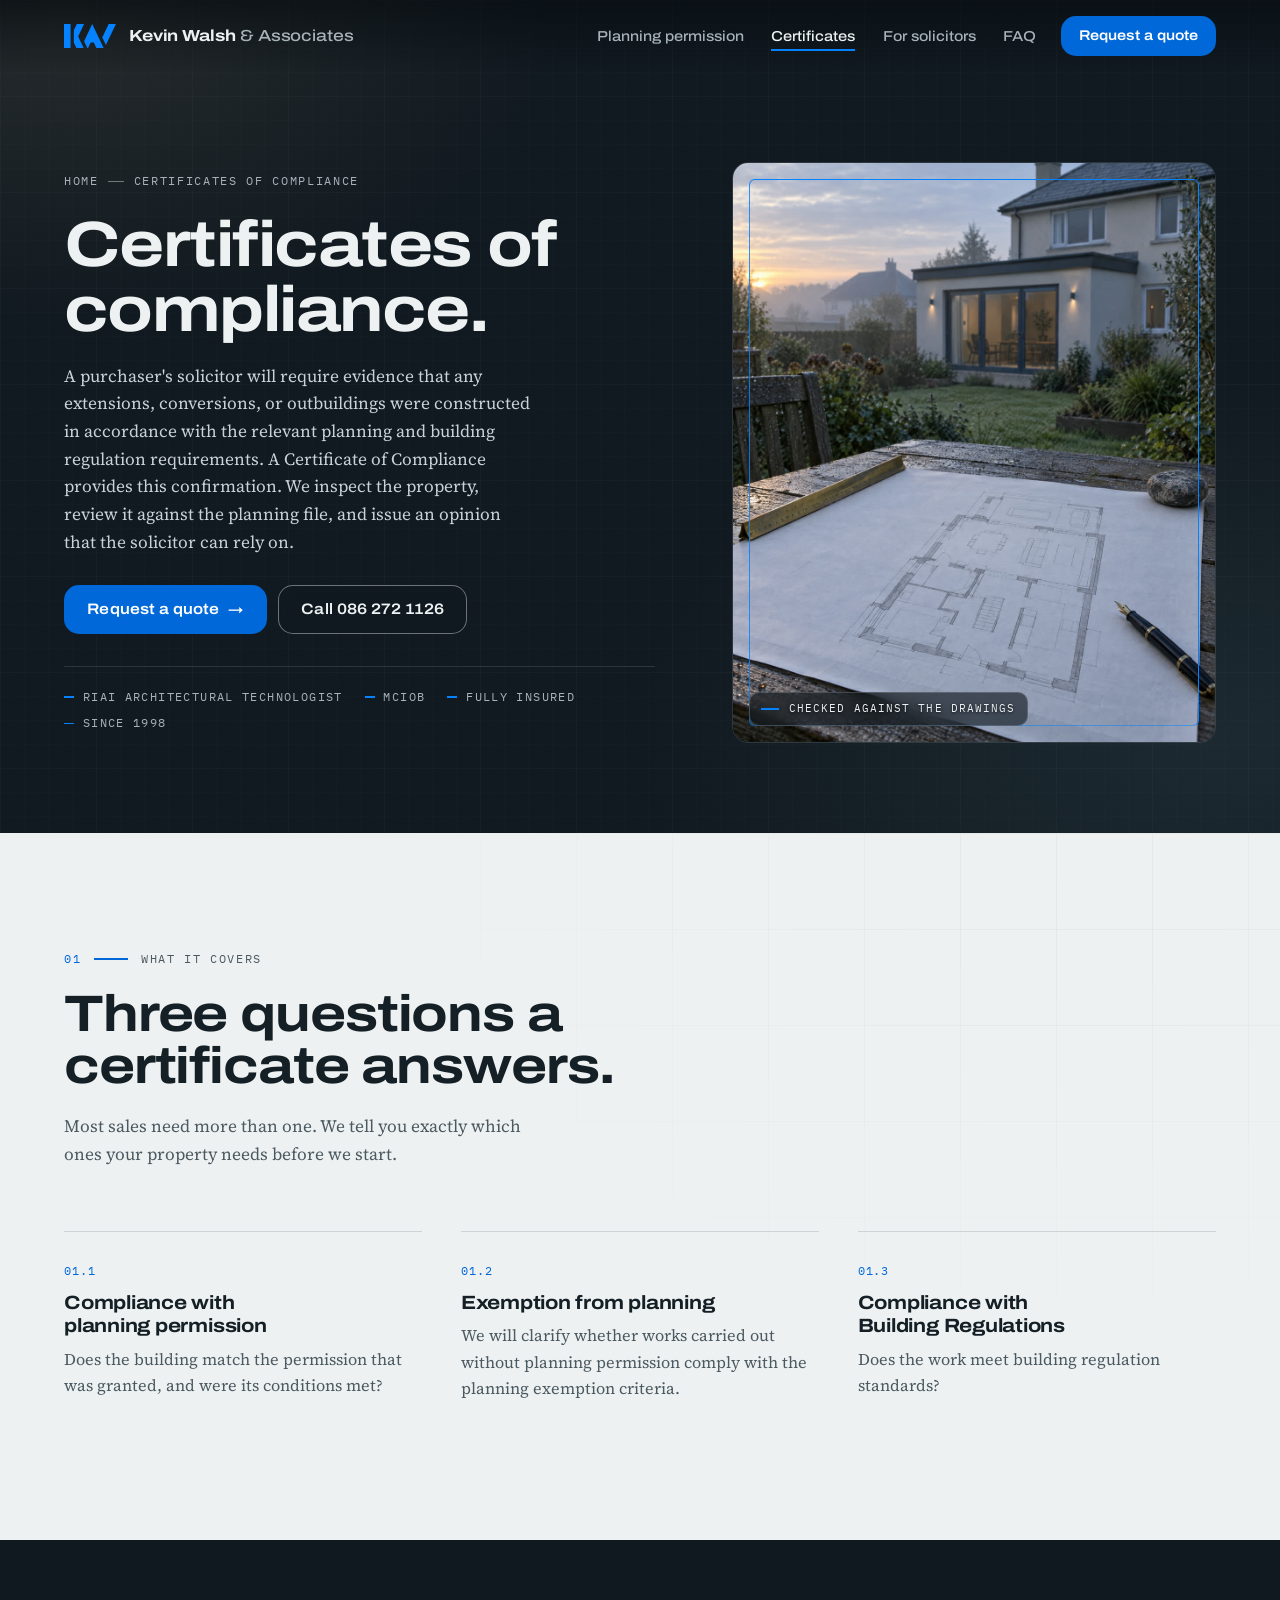
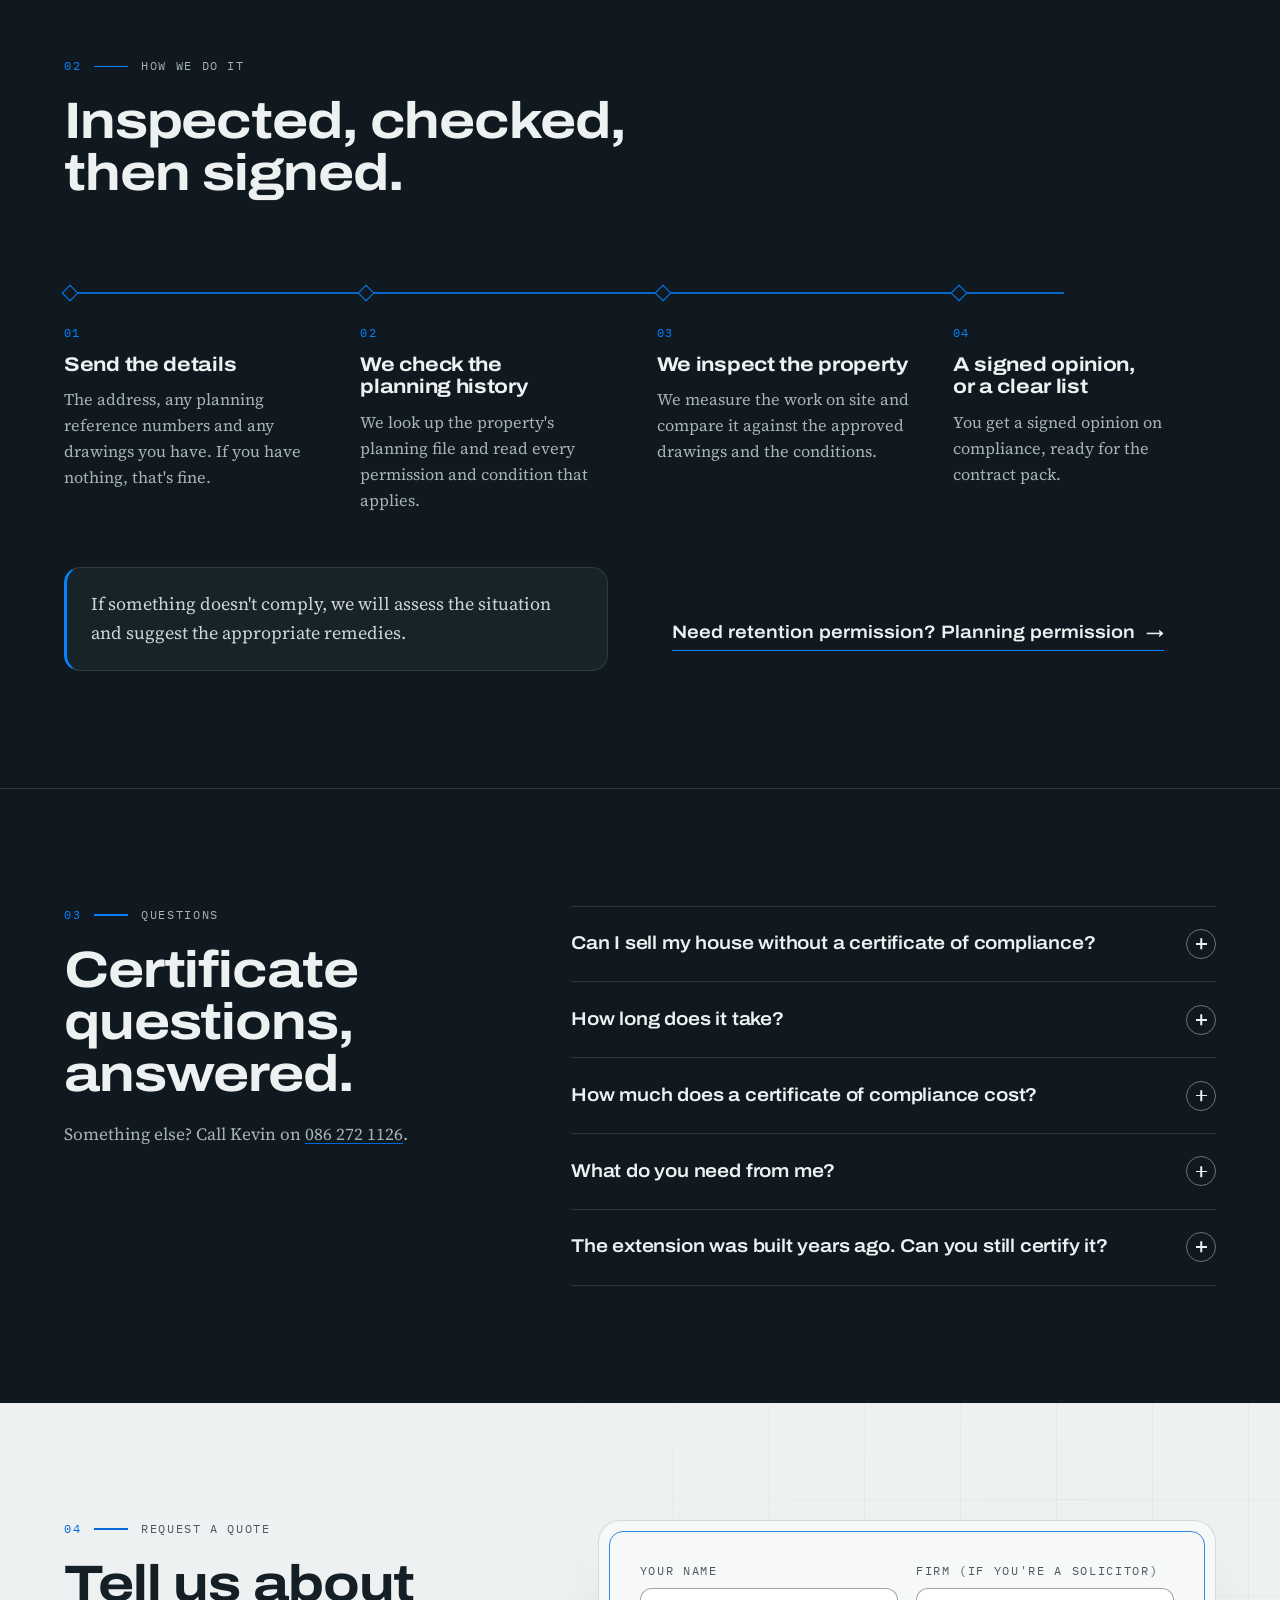
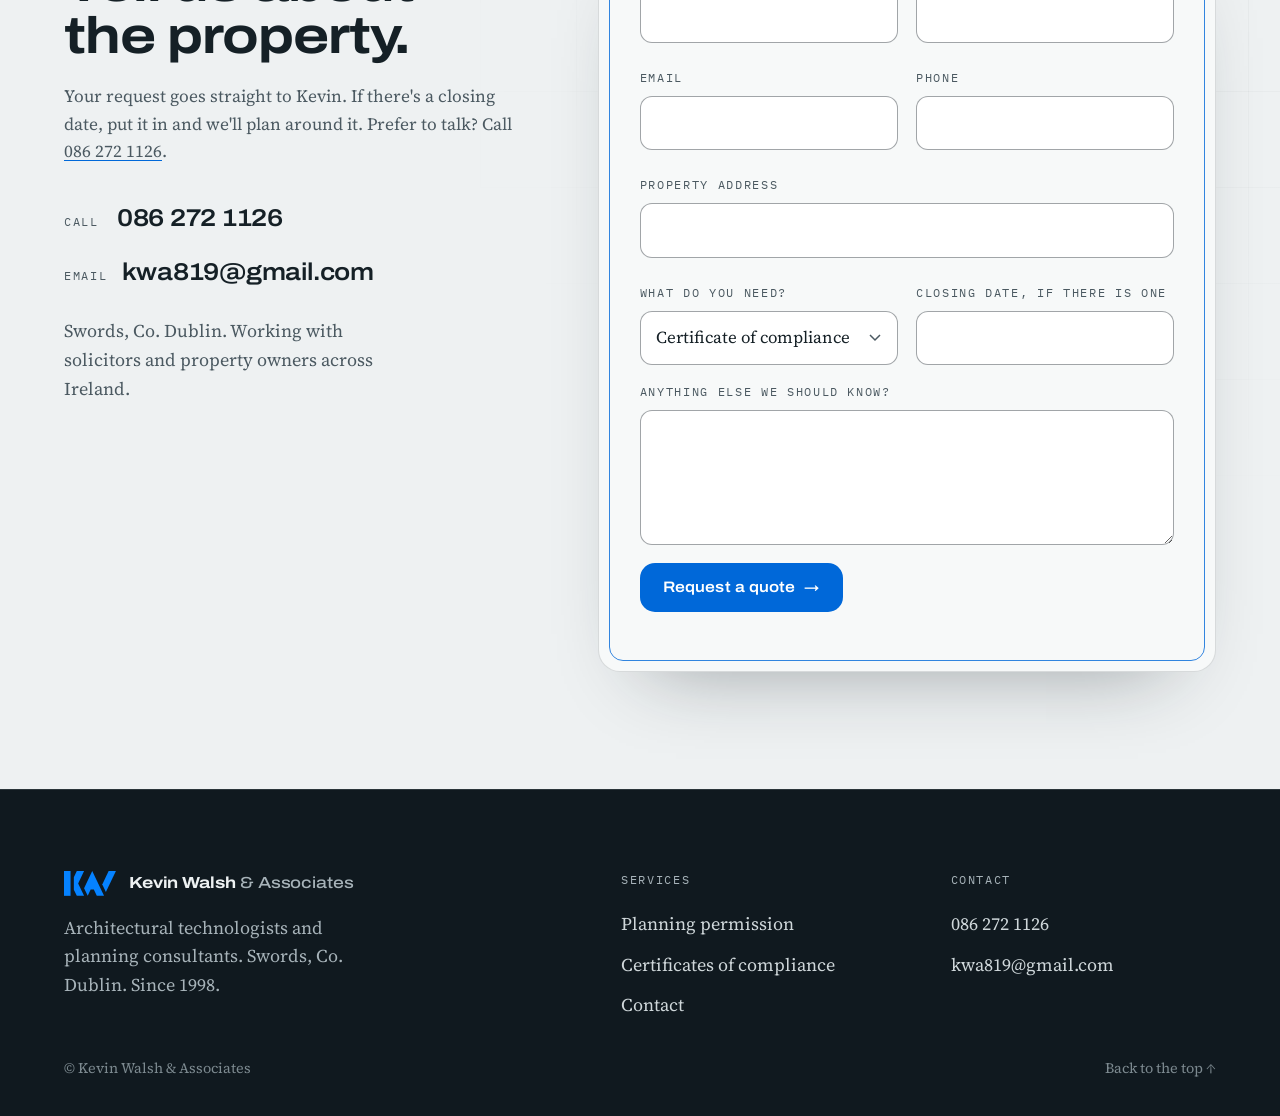
<file: certificate-of-compliance/index.html>
<!doctype html>
<html lang="en-IE">
<head>
<meta charset="utf-8">
<script>document.documentElement.classList.add("js")</script>
<meta name="viewport" content="width=device-width, initial-scale=1">
<title>Certificate of Compliance with Planning &amp; Building Regulations | Kevin Walsh &amp; Associates</title>
<meta name="description" content="Certificates and opinions of compliance with planning permission and Building Regulations for house sales, mortgages and solicitors. Based in Swords, Dublin, working nationwide. RIAI Architectural Technologist. Call 086 272 1126.">
<meta name="theme-color" content="#10191f">
<link rel="canonical" href="https://www.kevinwalshandassociates.com/certificate-of-compliance/">
<link rel="icon" href="/favicon.svg" type="image/svg+xml">
<link rel="icon" type="image/png" sizes="32x32" href="/favicon-32.png">
<link rel="apple-touch-icon" href="/apple-touch-icon.png">

<meta property="og:type" content="website">
<meta property="og:site_name" content="Kevin Walsh &amp; Associates">
<meta property="og:locale" content="en_IE">
<meta property="og:title" content="Certificates of compliance for planning and Building Regulations | Kevin Walsh &amp; Associates">
<meta property="og:description" content="Signed opinions on compliance with planning permission and Building Regulations for sales, mortgages and requisitions on title. RIAI Architectural Technologist, since 1998.">
<meta property="og:url" content="https://www.kevinwalshandassociates.com/certificate-of-compliance/">
<meta property="og:image" content="https://www.kevinwalshandassociates.com/assets/og-image.jpg">
<meta property="og:image:width" content="1200">
<meta property="og:image:height" content="630">
<meta name="twitter:card" content="summary_large_image">

<link rel="preconnect" href="https://fonts.googleapis.com">
<link rel="preconnect" href="https://fonts.gstatic.com" crossorigin>
<link rel="stylesheet" href="https://fonts.googleapis.com/css2?family=Archivo:wdth,wght@112..125,500..700&family=IBM+Plex+Mono:wght@400;500&family=Source+Serif+4:opsz,wght@8..60,400;8..60,600&display=swap">
<link rel="stylesheet" href="/assets/css/site.css">

<script type="application/ld+json">
{"@context":"https://schema.org","@graph":[
{"@type":"Service","@id":"https://www.kevinwalshandassociates.com/certificate-of-compliance/#service","name":"Certificates of compliance with planning and Building Regulations","serviceType":"Opinion on compliance with planning permission and Building Regulations","description":"Signed certificates and opinions of compliance with planning permission, opinions of exemption from planning, and opinions of compliance with Building Regulations for house sales, mortgages and requisitions on title.","url":"https://www.kevinwalshandassociates.com/certificate-of-compliance/","provider":{"@type":"ProfessionalService","@id":"https://www.kevinwalshandassociates.com/#business","name":"Kevin Walsh & Associates","telephone":"+353862721126","address":{"@type":"PostalAddress","addressLocality":"Swords","addressRegion":"Co. Dublin","addressCountry":"IE"}},"areaServed":[{"@type":"Country","name":"Ireland"},{"@type":"City","name":"Dublin"}]},
{"@type":"BreadcrumbList","itemListElement":[{"@type":"ListItem","position":1,"name":"Home","item":"https://www.kevinwalshandassociates.com/"},{"@type":"ListItem","position":2,"name":"Certificates of compliance","item":"https://www.kevinwalshandassociates.com/certificate-of-compliance/"}]},
{"@type":"FAQPage","mainEntity":[
{"@type":"Question","name":"Can I sell my house without a certificate of compliance?","acceptedAnswer":{"@type":"Answer","text":"The purchaser's solicitor will almost certainly ask for a certificate of compliance. Without it, the sale could stall or collapse entirely, so it's wise to get this sorted before you put the house on the market."}},
{"@type":"Question","name":"How long does it take?","acceptedAnswer":{"@type":"Answer","text":"Straightforward certificates are often ready within a few working days of the inspection. If we need the council's planning file, allow a little longer. We'll give you a date on day one."}},
{"@type":"Question","name":"How much does a certificate of compliance cost?","acceptedAnswer":{"@type":"Answer","text":"It depends on the property and what has been built. You get a clear quote before any work starts, and there's no prepayment."}},
{"@type":"Question","name":"What do you need from me?","acceptedAnswer":{"@type":"Answer","text":"The property address, any planning reference numbers, and any drawings or paperwork you have. If you have none, we'll find the planning history."}},
{"@type":"Question","name":"The extension was built years ago. Can you still certify it?","acceptedAnswer":{"@type":"Answer","text":"Yes. We inspect it as it stands today and certify accordingly under current regulations."}}]}
]}
</script>
</head>
<body>
<a class="skip" href="#main">Skip to content</a>

<div class="env" aria-hidden="true">
  <div class="env-glow"></div>
  <div class="env-grid"></div>
  <div class="env-grain"></div>
</div>

<header class="nav" id="top">
  <a class="brand" href="/" aria-label="Kevin Walsh &amp; Associates, home">
    <svg class="logo-mark" viewBox="0 0 2000 955" aria-hidden="true"><rect width="252" height="955"/><path d="M492 0h280L545 477l227 478H492L379 717V240z"/><path d="M1086 0l454 955h-279l-114-241h-121l-114 239-140-292z"/><path d="M1717 0h281l-387 809-139-292z"/></svg>
    <span class="wordmark">Kevin Walsh <span>&amp; Associates</span></span>
  </a>
  <nav aria-label="Main">
    <ul class="nav-links">
      <li><a href="/planning-permission/">Planning permission</a></li>
      <li><a href="/certificate-of-compliance/" aria-current="page">Certificates</a></li>
      <li><a href="/#solicitors">For solicitors</a></li>
      <li><a href="#faq">FAQ</a></li>
    </ul>
  </nav>
  <a class="nav-phone" href="tel:+353862721126"><span class="label">Call</span>086 272 1126</a>
  <a class="btn btn-accent nav-cta" href="#quote">Request a quote</a>
  <button class="menu-btn" type="button" aria-expanded="false" aria-controls="mobile-menu">Menu</button>
</header>
<div class="mobile-menu" id="mobile-menu" hidden>
  <a href="/">Home</a>
  <a href="/planning-permission/">Planning permission</a>
  <a href="/certificate-of-compliance/" aria-current="page">Certificates of compliance</a>
  <a href="/#solicitors">For solicitors</a>
  <a class="mm-phone" href="tel:+353862721126">Call 086 272 1126</a>
  <a class="btn btn-accent" href="#quote">Request a quote</a>
</div>

<main id="main" tabindex="-1">

  <section class="page-hero" aria-labelledby="page-h1">
    <div class="wrap ph-grid">
      <div class="rv">
        <nav class="crumbs label rc" aria-label="Breadcrumb"><a href="/">Home</a><span class="sep" aria-hidden="true"></span><span aria-current="page">Certificates of compliance</span></nav>
        <h1 class="page-h1 rc" id="page-h1" style="--i:1">Certificates of compliance.</h1>
        <p class="lede rc" style="--i:2">A purchaser's solicitor will require evidence that any extensions, conversions, or outbuildings were constructed in accordance with the relevant planning and building regulation requirements. A Certificate of Compliance provides this confirmation. We inspect the property, review it against the planning file, and issue an opinion that the solicitor can rely on.</p>
        <div class="band-cta rc" style="--i:3">
          <a class="btn btn-accent" href="#quote">Request a quote <span class="arr" aria-hidden="true">→</span></a>
          <a class="btn btn-ghost" href="tel:+353862721126">Call 086 272 1126</a>
        </div>
        <ul class="creds rc" style="--i:4">
          <li>RIAI Architectural Technologist</li>
          <li>MCIOB</li>
          <li>Fully insured</li>
          <li>Since 1998</li>
        </ul>
      </div>
      <figure class="page-plate rv">
        <img src="/assets/img/certificate-of-compliance-drawings.jpg" alt="A floor plan drawing and brass scale rule on a garden table in front of a newly finished extension" width="1200" height="1500">
        <span class="edge" aria-hidden="true"></span>
        <figcaption class="chip mono"><span class="sw"></span>Checked against the drawings</figcaption>
      </figure>
    </div>
  </section>

  <section class="sec paper" aria-labelledby="cov-h">
    <div class="wrap">
      <header class="sec-head rv">
        <p class="kicker label rc"><span class="num">01</span><span class="tick"></span>What it covers</p>
        <h2 class="h2 rc" id="cov-h" style="--i:1">Three questions a certificate answers.</h2>
        <p class="lede rc" style="--i:2">Most sales need more than one. We tell you exactly which ones your property needs before we start.</p>
      </header>
      <ul class="types three rv">
        <li class="rc"><span class="n mono">01.1</span><h3>Compliance with planning permission</h3><p>Does the building match the permission that was granted, and were its conditions met?</p></li>
        <li class="rc" style="--i:1"><span class="n mono">01.2</span><h3>Exemption from planning</h3><p>We will clarify whether works carried out without planning permission comply with the planning exemption criteria.</p></li>
        <li class="rc" style="--i:2"><span class="n mono">01.3</span><h3>Compliance with Building Regulations</h3><p>Does the work meet building regulation standards?</p></li>
      </ul>
    </div>
  </section>

  <section class="sec how" aria-labelledby="proc-h">
    <div class="wrap">
      <header class="sec-head rv">
        <p class="kicker label rc"><span class="num">02</span><span class="tick"></span>How we do it</p>
        <h2 class="h2 rc" id="proc-h" style="--i:1">Inspected, checked, then signed.</h2>
      </header>
      <div class="how-track rv">
        <div class="how-line" aria-hidden="true"><svg viewBox="0 0 1000 24" preserveAspectRatio="none"><path pathLength="1" d="M0 12 H1000"/></svg></div>
        <ol class="how-steps">
          <li class="step rc"><span class="node" aria-hidden="true"></span><span class="n mono">01</span><h3>Send the details</h3><p>The address, any planning reference numbers and any drawings you have. If you have nothing, that's fine.</p></li>
          <li class="step rc" style="--i:1"><span class="node" aria-hidden="true"></span><span class="n mono">02</span><h3>We check the planning history</h3><p>We look up the property's planning file and read every permission and condition that applies.</p></li>
          <li class="step rc" style="--i:2"><span class="node" aria-hidden="true"></span><span class="n mono">03</span><h3>We inspect the property</h3><p>We measure the work on site and compare it against the approved drawings and the conditions.</p></li>
          <li class="step rc" style="--i:3"><span class="node" aria-hidden="true"></span><span class="n mono">04</span><h3>A signed opinion, or a clear list</h3><p>You get a signed opinion on compliance, ready for the contract pack.</p></li>
        </ol>
      </div>
      <div class="two-col after rv">
        <div class="callout first rc"><p>If something doesn't comply, we will assess the situation and suggest the appropriate remedies.</p></div>
        <div class="rc" style="--i:1"><a class="cross" href="/planning-permission/">Need retention permission? Planning permission <span class="arr" aria-hidden="true">→</span></a></div>
      </div>
    </div>
  </section>

  <section class="sec faq" id="faq" aria-labelledby="faq-h">
    <div class="wrap faq-grid">
      <div class="faq-side rv">
        <p class="kicker label rc"><span class="num">03</span><span class="tick"></span>Questions</p>
        <h2 class="h2 rc" id="faq-h" style="--i:1">Certificate questions, answered.</h2>
        <p class="lede rc" style="--i:2">Something else? Call Kevin on <a href="tel:+353862721126">086 272 1126</a>.</p>
      </div>
      <div class="faq-list">
        <div class="qa">
          <button class="qa-q" type="button" aria-expanded="false" aria-controls="qa1" id="qa1-q"><span>Can I sell my house without a certificate of compliance?</span><span class="pm" aria-hidden="true"></span></button>
          <div class="qa-a" id="qa1" role="region" aria-labelledby="qa1-q"><div><p>The purchaser's solicitor will almost certainly ask for a certificate of compliance. Without it, the sale could stall or collapse entirely, so it's wise to get this sorted before you put the house on the market.</p></div></div>
        </div>
        <div class="qa">
          <button class="qa-q" type="button" aria-expanded="false" aria-controls="qa3" id="qa3-q"><span>How long does it take?</span><span class="pm" aria-hidden="true"></span></button>
          <div class="qa-a" id="qa3" role="region" aria-labelledby="qa3-q"><div><p>Straightforward certificates are often ready within a few working days of the inspection. If we need the council's planning file, allow a little longer. We'll give you a date on day one.</p></div></div>
        </div>
        <div class="qa">
          <button class="qa-q" type="button" aria-expanded="false" aria-controls="qa4" id="qa4-q"><span>How much does a certificate of compliance cost?</span><span class="pm" aria-hidden="true"></span></button>
          <div class="qa-a" id="qa4" role="region" aria-labelledby="qa4-q"><div><p>It depends on the property and what has been built. You get a clear quote before any work starts, and there's no prepayment.</p></div></div>
        </div>
        <div class="qa">
          <button class="qa-q" type="button" aria-expanded="false" aria-controls="qa5" id="qa5-q"><span>What do you need from me?</span><span class="pm" aria-hidden="true"></span></button>
          <div class="qa-a" id="qa5" role="region" aria-labelledby="qa5-q"><div><p>The property address, any planning reference numbers, and any drawings or paperwork you have. If you have none, we'll find the planning history.</p></div></div>
        </div>
        <div class="qa">
          <button class="qa-q" type="button" aria-expanded="false" aria-controls="qa6" id="qa6-q"><span>The extension was built years ago. Can you still certify it?</span><span class="pm" aria-hidden="true"></span></button>
          <div class="qa-a" id="qa6" role="region" aria-labelledby="qa6-q"><div><p>Yes. We inspect it as it stands today and certify accordingly under current regulations.</p></div></div>
        </div>
      </div>
    </div>
  </section>

  <section class="sec paper quote" id="quote" aria-labelledby="quote-h">
    <div class="wrap quote-grid">
      <div class="rv">
        <p class="kicker label rc"><span class="num">04</span><span class="tick"></span>Request a quote</p>
        <h2 class="h2 rc" id="quote-h" style="--i:1">Tell us about the property.</h2>
        <p class="lede rc" style="--i:2">Your request goes straight to Kevin. If there's a closing date, put it in and we'll plan around it. Prefer to talk? Call <a href="tel:+353862721126">086 272 1126</a>.</p>
        <div class="direct rc" style="--i:3">
          <a href="tel:+353862721126"><span class="label">Call</span>086 272 1126</a>
          <a href="mailto:kwa819@gmail.com"><span class="label">Email</span>kwa819@gmail.com</a>
          <p class="where">Swords, Co. Dublin. Working with solicitors and property owners across Ireland.</p>
        </div>
      </div>

      <form class="form rv" id="quote-form" novalidate data-need="Certificate of compliance">
        <label class="field rc"><span class="label">Your name</span><input name="name" type="text" autocomplete="name" required><span class="err" aria-live="polite"></span></label>
        <label class="field rc" style="--i:1"><span class="label">Firm (if you're a solicitor)</span><input name="firm" type="text" autocomplete="organization"></label>
        <label class="field rc" style="--i:2"><span class="label">Email</span><input name="email" type="email" autocomplete="email" required><span class="err" aria-live="polite"></span></label>
        <label class="field rc" style="--i:3"><span class="label">Phone</span><input name="phone" type="tel" autocomplete="tel"></label>
        <label class="field full rc" style="--i:4"><span class="label">Property address</span><input name="address" type="text" autocomplete="street-address" required><span class="err" aria-live="polite"></span></label>
        <label class="field rc" style="--i:5"><span class="label">What do you need?</span>
          <select name="need">
            <option>Certificate of compliance</option>
            <option>Planning permission</option>
            <option>Land Registry map</option>
            <option>Boundary report</option>
            <option>Condition survey</option>
            <option>Not sure yet</option>
          </select>
        </label>
        <label class="field rc" style="--i:6"><span class="label">Closing date, if there is one</span><input name="closing" type="text"></label>
        <label class="field full rc" style="--i:7"><span class="label">Anything else we should know?</span><textarea name="message" rows="4"></textarea></label>
        <input class="hp" type="text" name="_honey" tabindex="-1" autocomplete="off" aria-hidden="true">
        <div class="submit-row full rc" style="--i:8">
          <button class="btn btn-accent" type="submit">Request a quote <span class="arr" aria-hidden="true">→</span></button>
        </div>
        <p class="form-status full" role="status" aria-live="polite"></p>
        <div class="form-done" hidden>
          <p class="big">Thanks<span class="fd-name"></span>. Kevin has your request and will be in touch.</p>
        </div>
      </form>
    </div>
  </section>
</main>

<footer class="foot">
  <div class="wrap">
    <div class="foot-grid">
      <div>
        <a class="brand" href="/" aria-label="Kevin Walsh &amp; Associates, home">
          <svg class="logo-mark" viewBox="0 0 2000 955" aria-hidden="true"><rect width="252" height="955"/><path d="M492 0h280L545 477l227 478H492L379 717V240z"/><path d="M1086 0l454 955h-279l-114-241h-121l-114 239-140-292z"/><path d="M1717 0h281l-387 809-139-292z"/></svg>
          <span class="wordmark">Kevin Walsh <span>&amp; Associates</span></span>
        </a>
        <p class="foot-tag">Architectural technologists and planning consultants. Swords, Co. Dublin. Since 1998.</p>
      </div>
      <div>
        <h2>Services</h2>
        <ul>
          <li><a href="/planning-permission/">Planning permission</a></li>
          <li><a href="/certificate-of-compliance/">Certificates of compliance</a></li>
          <li><a href="/#quote">Contact</a></li>
        </ul>
      </div>
      <div>
        <h2>Contact</h2>
        <ul>
          <li><a href="tel:+353862721126">086 272 1126</a></li>
          <li><a href="mailto:kwa819@gmail.com">kwa819@gmail.com</a></li>
        </ul>
      </div>
    </div>
    <div class="foot-base">
      <span>© Kevin Walsh &amp; Associates</span>
      <a href="#top">Back to the top ↑</a>
    </div>
  </div>
</footer>

<script src="/assets/js/site.js" defer></script>
</body>
</html>
</file>
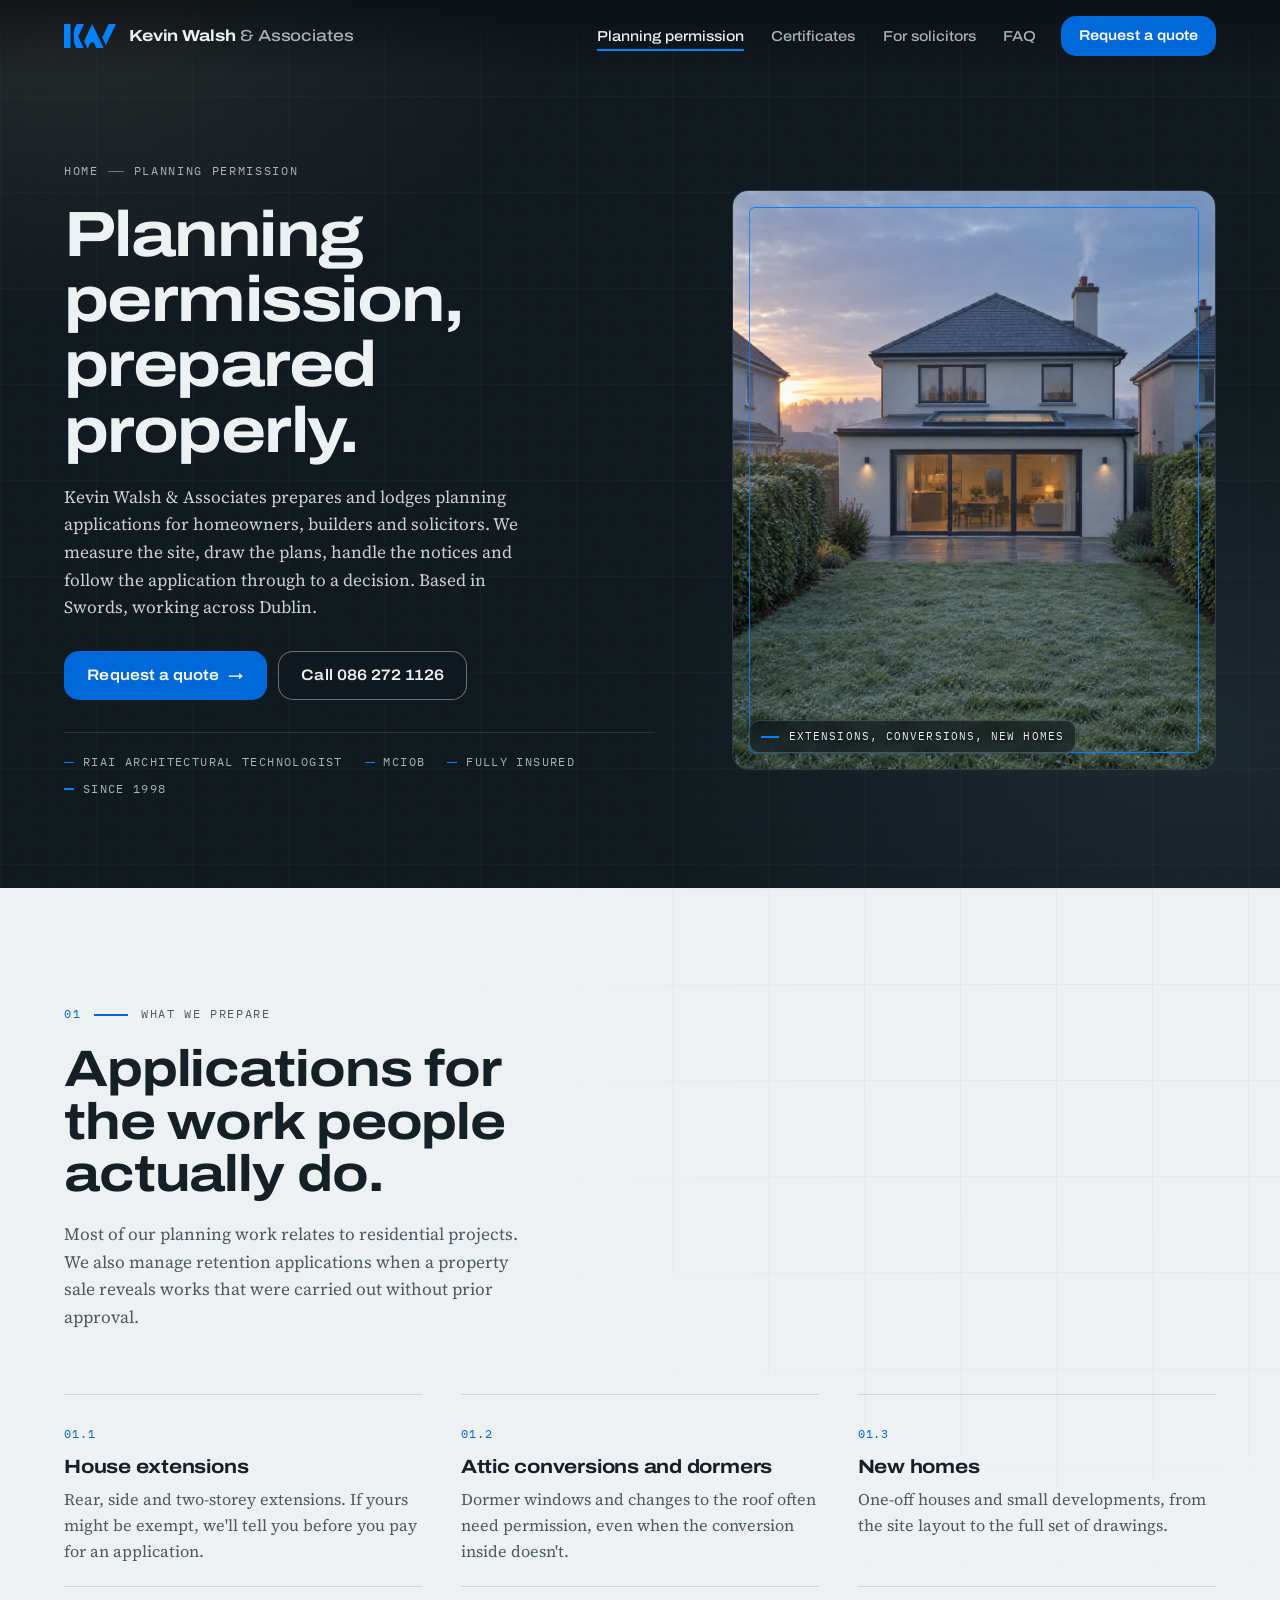
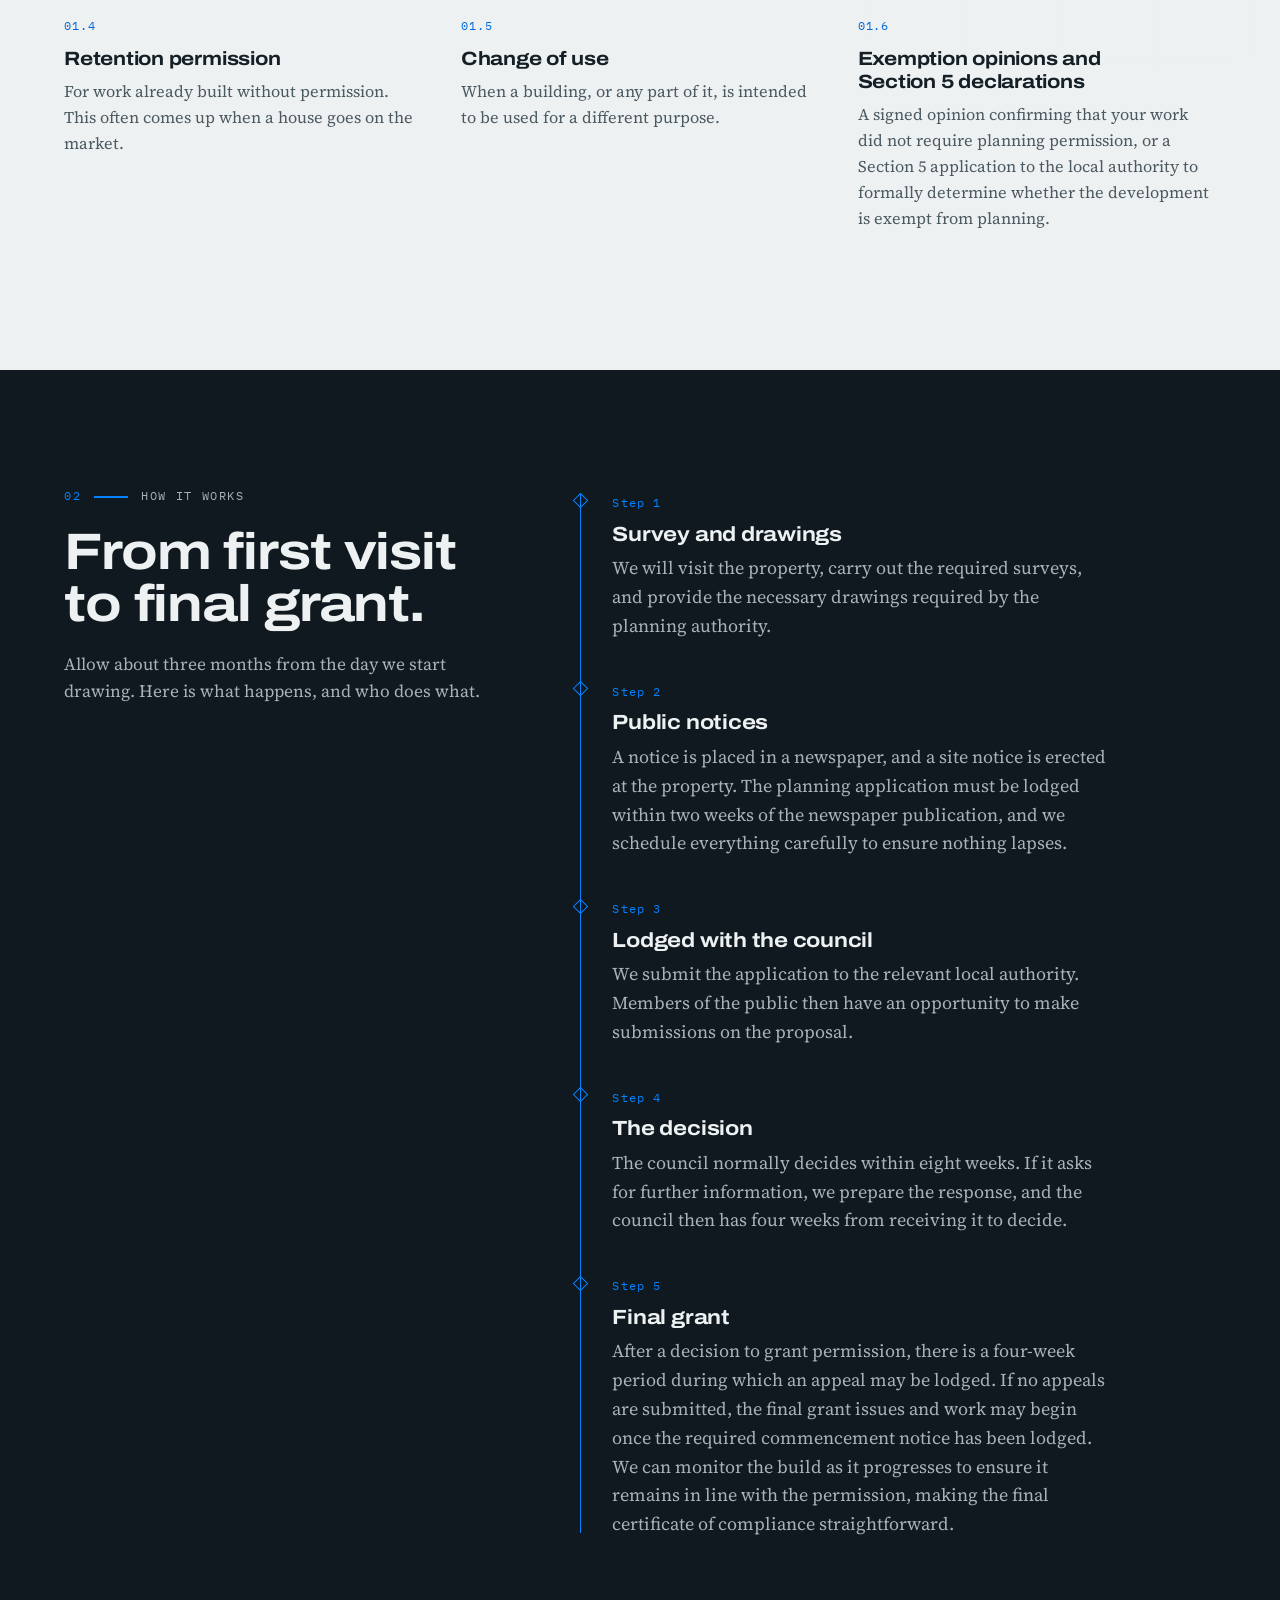
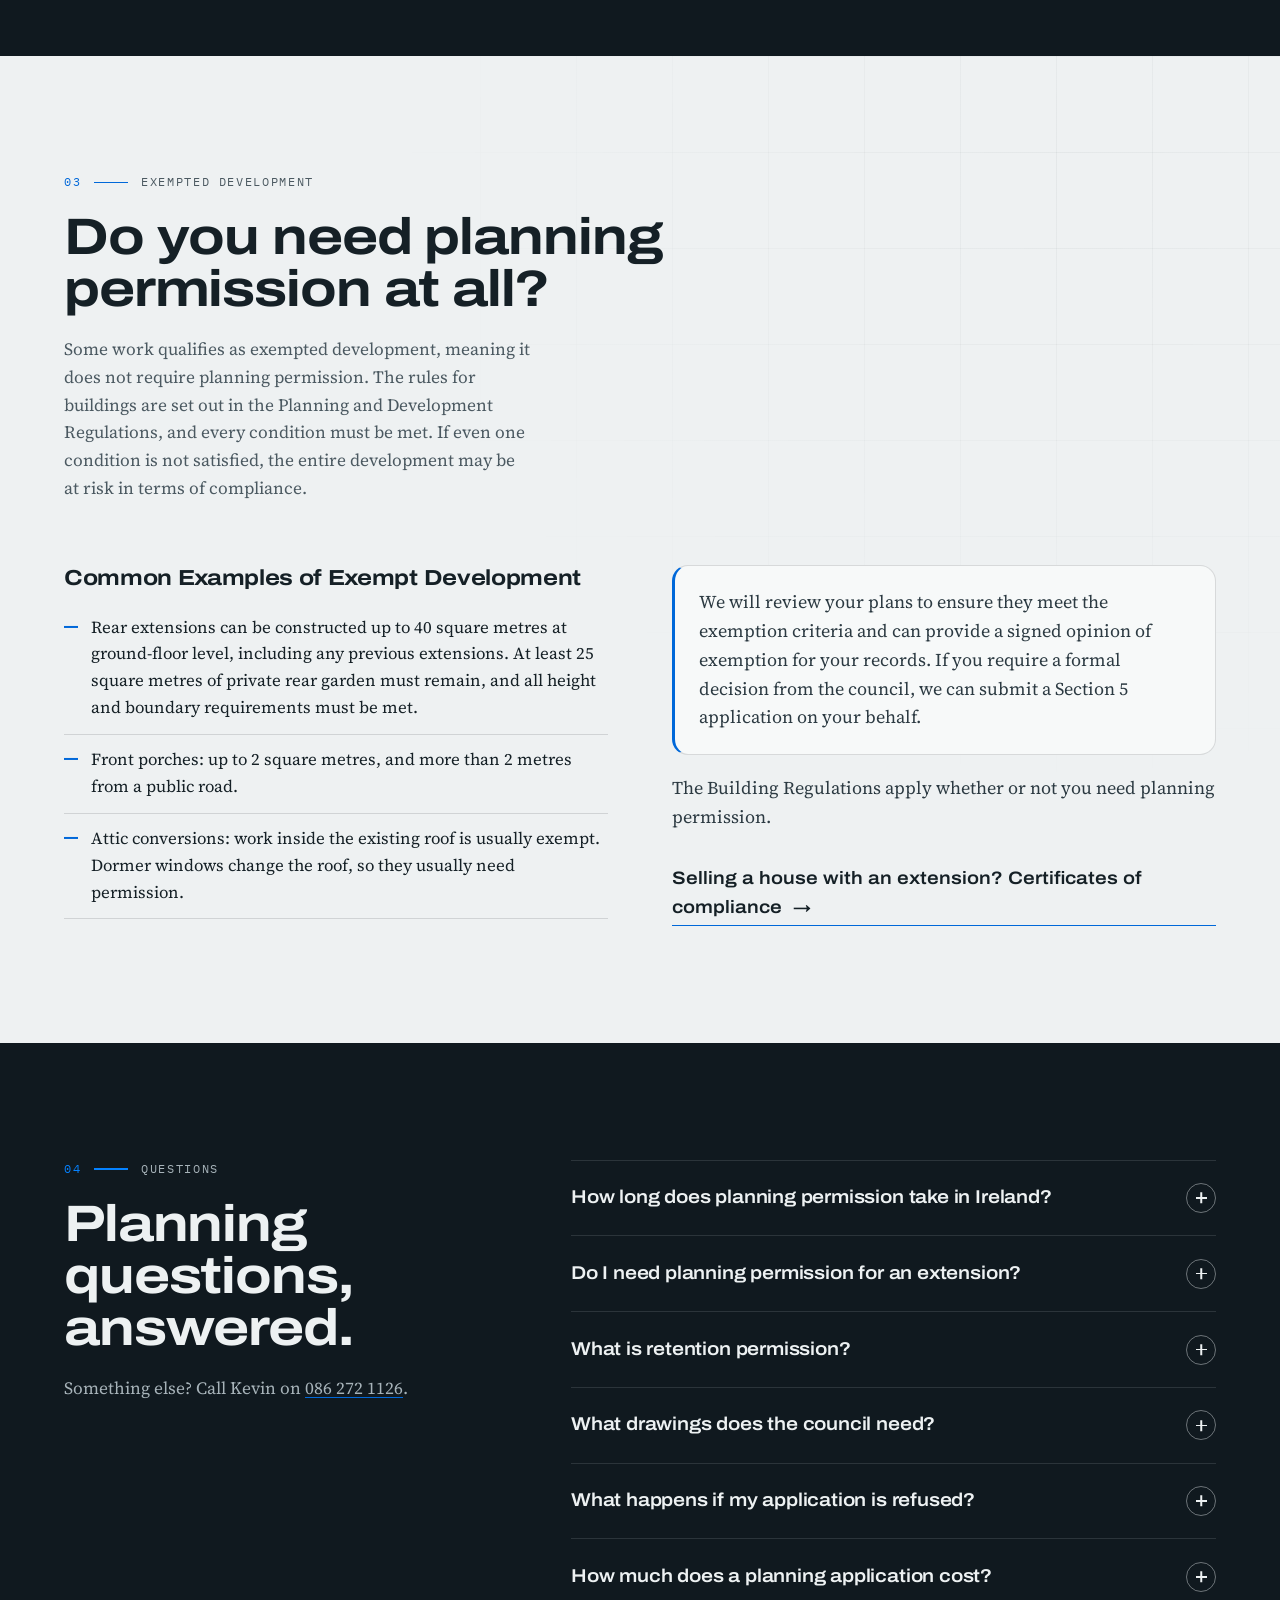
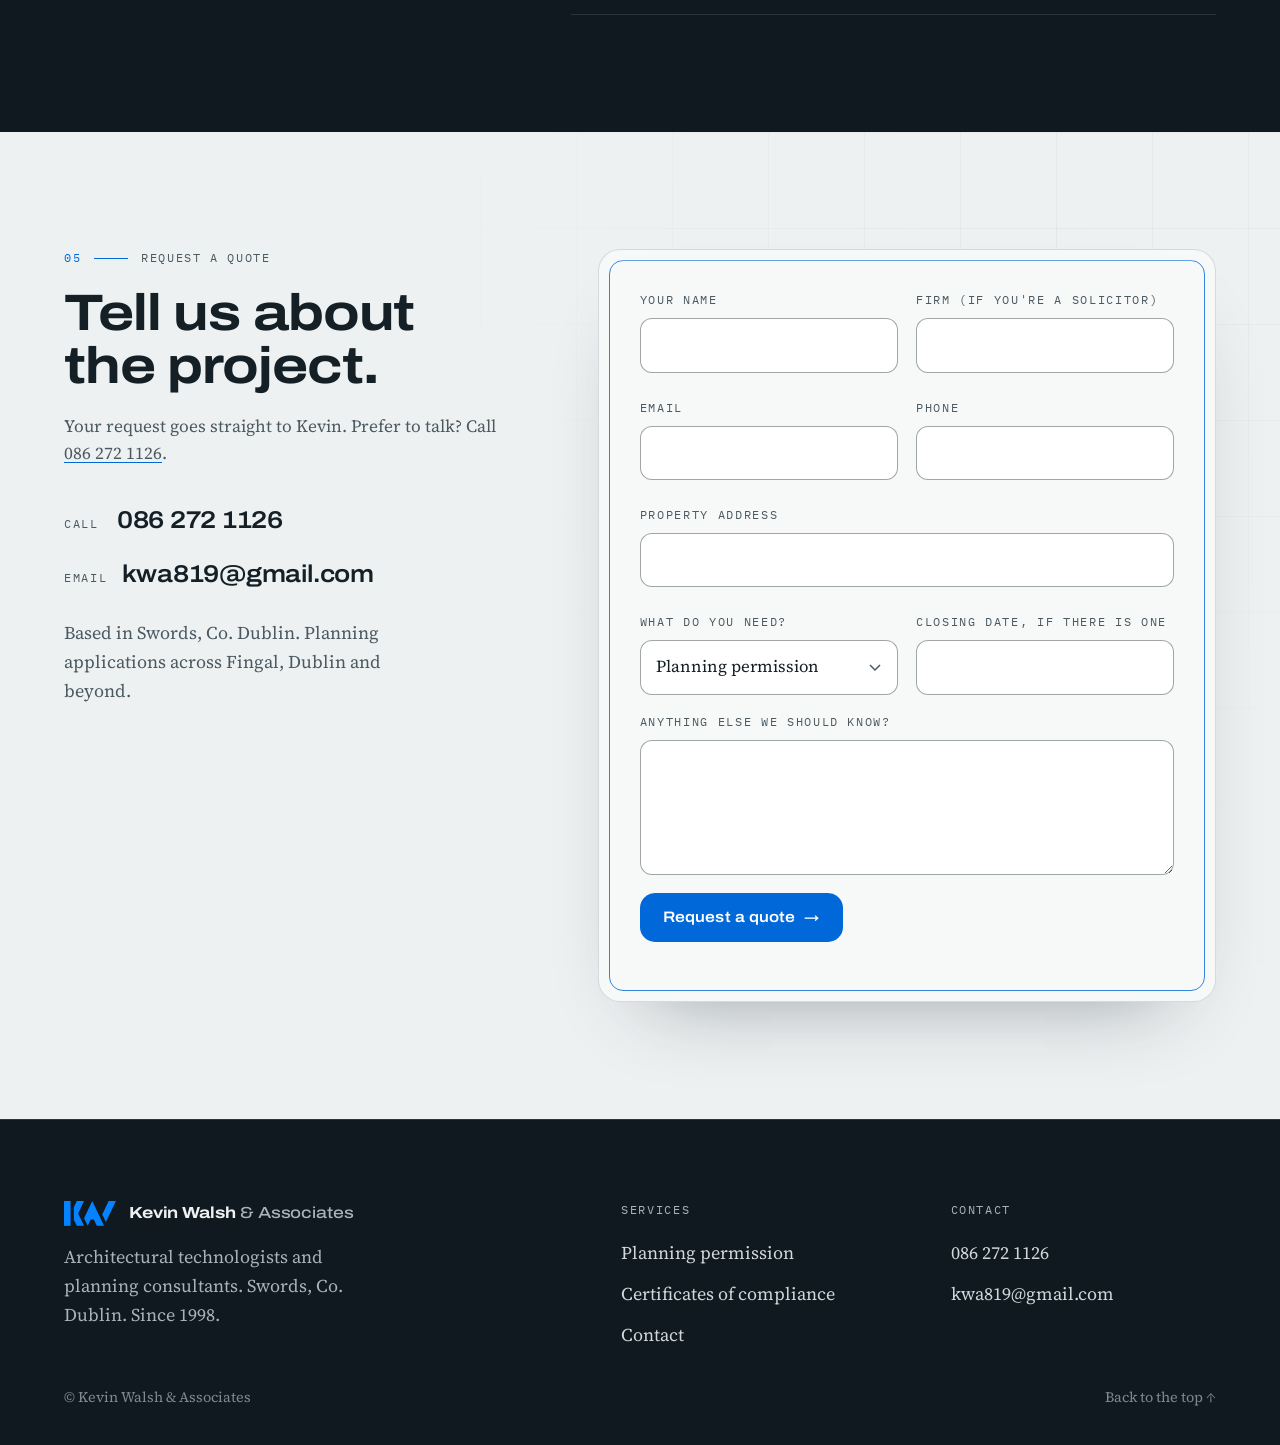
<file: planning-permission/index.html>
<!doctype html>
<html lang="en-IE">
<head>
<meta charset="utf-8">
<script>document.documentElement.classList.add("js")</script>
<meta name="viewport" content="width=device-width, initial-scale=1">
<title>Planning Permission Dublin | Drawings &amp; Applications | Kevin Walsh &amp; Associates</title>
<meta name="description" content="Planning permission drawings and applications in Swords, Fingal and across Dublin. Extensions, attic conversions, new homes and retention permission. RIAI Architectural Technologist since 1998. Call 086 272 1126.">
<meta name="theme-color" content="#10191f">
<link rel="canonical" href="https://www.kevinwalshandassociates.com/planning-permission/">
<link rel="icon" href="/favicon.svg" type="image/svg+xml">
<link rel="icon" type="image/png" sizes="32x32" href="/favicon-32.png">
<link rel="apple-touch-icon" href="/apple-touch-icon.png">

<meta property="og:type" content="website">
<meta property="og:site_name" content="Kevin Walsh &amp; Associates">
<meta property="og:locale" content="en_IE">
<meta property="og:title" content="Planning permission, prepared properly | Kevin Walsh &amp; Associates">
<meta property="og:description" content="Surveys, drawings and planning applications for extensions, attic conversions, new homes and retention permission. Based in Swords, working across Dublin.">
<meta property="og:url" content="https://www.kevinwalshandassociates.com/planning-permission/">
<meta property="og:image" content="https://www.kevinwalshandassociates.com/assets/og-image.jpg">
<meta property="og:image:width" content="1200">
<meta property="og:image:height" content="630">
<meta name="twitter:card" content="summary_large_image">

<link rel="preconnect" href="https://fonts.googleapis.com">
<link rel="preconnect" href="https://fonts.gstatic.com" crossorigin>
<link rel="stylesheet" href="https://fonts.googleapis.com/css2?family=Archivo:wdth,wght@112..125,500..700&family=IBM+Plex+Mono:wght@400;500&family=Source+Serif+4:opsz,wght@8..60,400;8..60,600&display=swap">
<link rel="stylesheet" href="/assets/css/site.css">

<script type="application/ld+json">
{"@context":"https://schema.org","@graph":[
{"@type":"Service","@id":"https://www.kevinwalshandassociates.com/planning-permission/#service","name":"Planning permission applications","serviceType":"Planning permission drawings and applications","description":"Measured surveys, planning drawings, public notices and planning applications for house extensions, attic conversions and dormers, new homes, retention permission and change of use, plus opinions of exemption and Section 5 declarations.","url":"https://www.kevinwalshandassociates.com/planning-permission/","provider":{"@type":"ProfessionalService","@id":"https://www.kevinwalshandassociates.com/#business","name":"Kevin Walsh & Associates","telephone":"+353862721126","address":{"@type":"PostalAddress","addressLocality":"Swords","addressRegion":"Co. Dublin","addressCountry":"IE"}},"areaServed":[{"@type":"AdministrativeArea","name":"Fingal"},{"@type":"City","name":"Dublin"},{"@type":"Country","name":"Ireland"}]},
{"@type":"BreadcrumbList","itemListElement":[{"@type":"ListItem","position":1,"name":"Home","item":"https://www.kevinwalshandassociates.com/"},{"@type":"ListItem","position":2,"name":"Planning permission","item":"https://www.kevinwalshandassociates.com/planning-permission/"}]},
{"@type":"FAQPage","mainEntity":[
{"@type":"Question","name":"How long does planning permission take in Ireland?","acceptedAnswer":{"@type":"Answer","text":"The local authority generally takes about eight weeks to issue a decision to either grant or refuse permission. A final grant or refusal is then issued approximately four weeks after the initial decision."}},
{"@type":"Question","name":"Do I need planning permission for an extension?","acceptedAnswer":{"@type":"Answer","text":"Not always. Many ground-floor rear extensions up to 40 square metres are exempt, but only if every condition is met. We check before you apply or build."}},
{"@type":"Question","name":"What is retention permission?","acceptedAnswer":{"@type":"Answer","text":"Permission for work that has already been built. It's often needed when a sale turns up an extension or conversion that never had permission."}},
{"@type":"Question","name":"What drawings does the council need?","acceptedAnswer":{"@type":"Answer","text":"A site location map, a site layout plan, floor plans, elevations and sections, at the scales the regulations set, plus the notices and the application form. We prepare all of it."}},
{"@type":"Question","name":"What happens if my application is refused?","acceptedAnswer":{"@type":"Answer","text":"We go through the council's reasons with you and advise on the best next step, which is usually a revised application or an appeal."}},
{"@type":"Question","name":"How much does a planning application cost?","acceptedAnswer":{"@type":"Answer","text":"It depends on the project. You get a clear quote after a first chat, and there's no prepayment. The council's application fee is separate and set by law."}}]}
]}
</script>
</head>
<body>
<a class="skip" href="#main">Skip to content</a>

<div class="env" aria-hidden="true">
  <div class="env-glow"></div>
  <div class="env-grid"></div>
  <div class="env-grain"></div>
</div>

<header class="nav" id="top">
  <a class="brand" href="/" aria-label="Kevin Walsh &amp; Associates, home">
    <svg class="logo-mark" viewBox="0 0 2000 955" aria-hidden="true"><rect width="252" height="955"/><path d="M492 0h280L545 477l227 478H492L379 717V240z"/><path d="M1086 0l454 955h-279l-114-241h-121l-114 239-140-292z"/><path d="M1717 0h281l-387 809-139-292z"/></svg>
    <span class="wordmark">Kevin Walsh <span>&amp; Associates</span></span>
  </a>
  <nav aria-label="Main">
    <ul class="nav-links">
      <li><a href="/planning-permission/" aria-current="page">Planning permission</a></li>
      <li><a href="/certificate-of-compliance/">Certificates</a></li>
      <li><a href="/#solicitors">For solicitors</a></li>
      <li><a href="#faq">FAQ</a></li>
    </ul>
  </nav>
  <a class="nav-phone" href="tel:+353862721126"><span class="label">Call</span>086 272 1126</a>
  <a class="btn btn-accent nav-cta" href="#quote">Request a quote</a>
  <button class="menu-btn" type="button" aria-expanded="false" aria-controls="mobile-menu">Menu</button>
</header>
<div class="mobile-menu" id="mobile-menu" hidden>
  <a href="/">Home</a>
  <a href="/planning-permission/" aria-current="page">Planning permission</a>
  <a href="/certificate-of-compliance/">Certificates of compliance</a>
  <a href="/#solicitors">For solicitors</a>
  <a class="mm-phone" href="tel:+353862721126">Call 086 272 1126</a>
  <a class="btn btn-accent" href="#quote">Request a quote</a>
</div>

<main id="main" tabindex="-1">

  <section class="page-hero" aria-labelledby="page-h1">
    <div class="wrap ph-grid">
      <div class="rv">
        <nav class="crumbs label rc" aria-label="Breadcrumb"><a href="/">Home</a><span class="sep" aria-hidden="true"></span><span aria-current="page">Planning permission</span></nav>
        <h1 class="page-h1 rc" id="page-h1" style="--i:1">Planning permission, prepared properly.</h1>
        <p class="lede rc" style="--i:2">Kevin Walsh &amp; Associates prepares and lodges planning applications for homeowners, builders and solicitors. We measure the site, draw the plans, handle the notices and follow the application through to a decision. Based in Swords, working across Dublin.</p>
        <div class="band-cta rc" style="--i:3">
          <a class="btn btn-accent" href="#quote">Request a quote <span class="arr" aria-hidden="true">→</span></a>
          <a class="btn btn-ghost" href="tel:+353862721126">Call 086 272 1126</a>
        </div>
        <ul class="creds rc" style="--i:4">
          <li>RIAI Architectural Technologist</li>
          <li>MCIOB</li>
          <li>Fully insured</li>
          <li>Since 1998</li>
        </ul>
      </div>
      <figure class="page-plate rv">
        <img src="/assets/img/planning-permission-extension-dublin.jpg" alt="A newly finished single-storey rear extension with a rooflight and glazed doors on a Dublin house at dawn" width="1200" height="1500">
        <span class="edge" aria-hidden="true"></span>
        <figcaption class="chip mono"><span class="sw"></span>Extensions, conversions, new homes</figcaption>
      </figure>
    </div>
  </section>

  <section class="sec paper" aria-labelledby="prep-h">
    <div class="wrap">
      <header class="sec-head rv">
        <p class="kicker label rc"><span class="num">01</span><span class="tick"></span>What we prepare</p>
        <h2 class="h2 rc" id="prep-h" style="--i:1">Applications for the work people actually do.</h2>
        <p class="lede rc" style="--i:2">Most of our planning work relates to residential projects. We also manage retention applications when a property sale reveals works that were carried out without prior approval.</p>
      </header>
      <ul class="types rv">
        <li class="rc"><span class="n mono">01.1</span><h3>House extensions</h3><p>Rear, side and two-storey extensions. If yours might be exempt, we'll tell you before you pay for an application.</p></li>
        <li class="rc" style="--i:1"><span class="n mono">01.2</span><h3>Attic conversions and dormers</h3><p>Dormer windows and changes to the roof often need permission, even when the conversion inside doesn't.</p></li>
        <li class="rc" style="--i:2"><span class="n mono">01.3</span><h3>New homes</h3><p>One-off houses and small developments, from the site layout to the full set of drawings.</p></li>
        <li class="rc" style="--i:3"><span class="n mono">01.4</span><h3>Retention permission</h3><p>For work already built without permission. This often comes up when a house goes on the market.</p></li>
        <li class="rc" style="--i:4"><span class="n mono">01.5</span><h3>Change of use</h3><p>When a building, or any part of it, is intended to be used for a different purpose.</p></li>
        <li class="rc" style="--i:5"><span class="n mono">01.6</span><h3>Exemption opinions and Section 5 declarations</h3><p>A signed opinion confirming that your work did not require planning permission, or a Section 5 application to the local authority to formally determine whether the development is exempt from planning.</p></li>
      </ul>
    </div>
  </section>

  <section class="sec" aria-labelledby="how-h">
    <div class="wrap cols">
      <header class="rv">
        <p class="kicker label rc"><span class="num">02</span><span class="tick"></span>How it works</p>
        <h2 class="h2 rc" id="how-h" style="--i:1">From first visit to final grant.</h2>
        <p class="lede rc" style="--i:2">Allow about three months from the day we start drawing. Here is what happens, and who does what.</p>
      </header>
      <ol class="vsteps rv">
        <li class="rc"><span class="n mono">Step 1</span><h3>Survey and drawings</h3><p>We will visit the property, carry out the required surveys, and provide the necessary drawings required by the planning authority.</p></li>
        <li class="rc" style="--i:1"><span class="n mono">Step 2</span><h3>Public notices</h3><p>A notice is placed in a newspaper, and a site notice is erected at the property. The planning application must be lodged within two weeks of the newspaper publication, and we schedule everything carefully to ensure nothing lapses.</p></li>
        <li class="rc" style="--i:2"><span class="n mono">Step 3</span><h3>Lodged with the council</h3><p>We submit the application to the relevant local authority. Members of the public then have an opportunity to make submissions on the proposal.</p></li>
        <li class="rc" style="--i:3"><span class="n mono">Step 4</span><h3>The decision</h3><p>The council normally decides within eight weeks. If it asks for further information, we prepare the response, and the council then has four weeks from receiving it to decide.</p></li>
        <li class="rc" style="--i:4"><span class="n mono">Step 5</span><h3>Final grant</h3><p>After a decision to grant permission, there is a four-week period during which an appeal may be lodged. If no appeals are submitted, the final grant issues and work may begin once the required commencement notice has been lodged. We can monitor the build as it progresses to ensure it remains in line with the permission, making the final certificate of compliance straightforward.</p></li>
      </ol>
    </div>
  </section>

  <section class="sec paper" aria-labelledby="ex-h">
    <div class="wrap">
      <header class="sec-head rv">
        <p class="kicker label rc"><span class="num">03</span><span class="tick"></span>Exempted development</p>
        <h2 class="h2 rc" id="ex-h" style="--i:1">Do you need planning permission at all?</h2>
        <p class="lede rc" style="--i:2">Some work qualifies as exempted development, meaning it does not require planning permission. The rules for buildings are set out in the Planning and Development Regulations, and every condition must be met. If even one condition is not satisfied, the entire development may be at risk in terms of compliance.</p>
      </header>
      <div class="two-col">
        <div class="prose rv">
          <h3 class="rc">Common Examples of Exempt Development</h3>
          <ul class="checks rc" style="--i:1">
            <li>Rear extensions can be constructed up to 40 square metres at ground-floor level, including any previous extensions. At least 25 square metres of private rear garden must remain, and all height and boundary requirements must be met.</li>
            <li>Front porches: up to 2 square metres, and more than 2 metres from a public road.</li>
            <li>Attic conversions: work inside the existing roof is usually exempt. Dormer windows change the roof, so they usually need permission.</li>
          </ul>
        </div>
        <div class="prose rv">
          <div class="callout first rc"><p>We will review your plans to ensure they meet the exemption criteria and can provide a signed opinion of exemption for your records. If you require a formal decision from the council, we can submit a Section 5 application on your behalf.</p></div>
          <p class="note rc" style="--i:1">The Building Regulations apply whether or not you need planning permission.</p>
          <a class="cross rc" style="--i:2" href="/certificate-of-compliance/">Selling a house with an extension? Certificates of compliance <span class="arr" aria-hidden="true">→</span></a>
        </div>
      </div>
    </div>
  </section>

  <section class="sec faq" id="faq" aria-labelledby="faq-h">
    <div class="wrap faq-grid">
      <div class="faq-side rv">
        <p class="kicker label rc"><span class="num">04</span><span class="tick"></span>Questions</p>
        <h2 class="h2 rc" id="faq-h" style="--i:1">Planning questions, answered.</h2>
        <p class="lede rc" style="--i:2">Something else? Call Kevin on <a href="tel:+353862721126">086 272 1126</a>.</p>
      </div>
      <div class="faq-list">
        <div class="qa">
          <button class="qa-q" type="button" aria-expanded="false" aria-controls="qa1" id="qa1-q"><span>How long does planning permission take in Ireland?</span><span class="pm" aria-hidden="true"></span></button>
          <div class="qa-a" id="qa1" role="region" aria-labelledby="qa1-q"><div><p>The local authority generally takes about eight weeks to issue a decision to either grant or refuse permission. A final grant or refusal is then issued approximately four weeks after the initial decision.</p></div></div>
        </div>
        <div class="qa">
          <button class="qa-q" type="button" aria-expanded="false" aria-controls="qa2" id="qa2-q"><span>Do I need planning permission for an extension?</span><span class="pm" aria-hidden="true"></span></button>
          <div class="qa-a" id="qa2" role="region" aria-labelledby="qa2-q"><div><p>Not always. Many ground-floor rear extensions up to 40 square metres are exempt, but only if every condition is met. We check before you apply or build.</p></div></div>
        </div>
        <div class="qa">
          <button class="qa-q" type="button" aria-expanded="false" aria-controls="qa3" id="qa3-q"><span>What is retention permission?</span><span class="pm" aria-hidden="true"></span></button>
          <div class="qa-a" id="qa3" role="region" aria-labelledby="qa3-q"><div><p>Permission for work that has already been built. It's often needed when a sale turns up an extension or conversion that never had permission.</p></div></div>
        </div>
        <div class="qa">
          <button class="qa-q" type="button" aria-expanded="false" aria-controls="qa4" id="qa4-q"><span>What drawings does the council need?</span><span class="pm" aria-hidden="true"></span></button>
          <div class="qa-a" id="qa4" role="region" aria-labelledby="qa4-q"><div><p>A site location map, a site layout plan, floor plans, elevations and sections, at the scales the regulations set, plus the notices and the application form. We prepare all of it.</p></div></div>
        </div>
        <div class="qa">
          <button class="qa-q" type="button" aria-expanded="false" aria-controls="qa5" id="qa5-q"><span>What happens if my application is refused?</span><span class="pm" aria-hidden="true"></span></button>
          <div class="qa-a" id="qa5" role="region" aria-labelledby="qa5-q"><div><p>We go through the council's reasons with you and advise on the best next step, which is usually a revised application or an appeal.</p></div></div>
        </div>
        <div class="qa">
          <button class="qa-q" type="button" aria-expanded="false" aria-controls="qa6" id="qa6-q"><span>How much does a planning application cost?</span><span class="pm" aria-hidden="true"></span></button>
          <div class="qa-a" id="qa6" role="region" aria-labelledby="qa6-q"><div><p>It depends on the project. You get a clear quote after a first chat, and there's no prepayment. The council's application fee is separate and set by law.</p></div></div>
        </div>
      </div>
    </div>
  </section>

  <section class="sec paper quote" id="quote" aria-labelledby="quote-h">
    <div class="wrap quote-grid">
      <div class="rv">
        <p class="kicker label rc"><span class="num">05</span><span class="tick"></span>Request a quote</p>
        <h2 class="h2 rc" id="quote-h" style="--i:1">Tell us about the project.</h2>
        <p class="lede rc" style="--i:2">Your request goes straight to Kevin. Prefer to talk? Call <a href="tel:+353862721126">086 272 1126</a>.</p>
        <div class="direct rc" style="--i:3">
          <a href="tel:+353862721126"><span class="label">Call</span>086 272 1126</a>
          <a href="mailto:kwa819@gmail.com"><span class="label">Email</span>kwa819@gmail.com</a>
          <p class="where">Based in Swords, Co. Dublin. Planning applications across Fingal, Dublin and beyond.</p>
        </div>
      </div>

      <form class="form rv" id="quote-form" novalidate data-need="Planning permission">
        <label class="field rc"><span class="label">Your name</span><input name="name" type="text" autocomplete="name" required><span class="err" aria-live="polite"></span></label>
        <label class="field rc" style="--i:1"><span class="label">Firm (if you're a solicitor)</span><input name="firm" type="text" autocomplete="organization"></label>
        <label class="field rc" style="--i:2"><span class="label">Email</span><input name="email" type="email" autocomplete="email" required><span class="err" aria-live="polite"></span></label>
        <label class="field rc" style="--i:3"><span class="label">Phone</span><input name="phone" type="tel" autocomplete="tel"></label>
        <label class="field full rc" style="--i:4"><span class="label">Property address</span><input name="address" type="text" autocomplete="street-address" required><span class="err" aria-live="polite"></span></label>
        <label class="field rc" style="--i:5"><span class="label">What do you need?</span>
          <select name="need">
            <option>Certificate of compliance</option>
            <option>Planning permission</option>
            <option>Land Registry map</option>
            <option>Boundary report</option>
            <option>Condition survey</option>
            <option>Not sure yet</option>
          </select>
        </label>
        <label class="field rc" style="--i:6"><span class="label">Closing date, if there is one</span><input name="closing" type="text"></label>
        <label class="field full rc" style="--i:7"><span class="label">Anything else we should know?</span><textarea name="message" rows="4"></textarea></label>
        <input class="hp" type="text" name="_honey" tabindex="-1" autocomplete="off" aria-hidden="true">
        <div class="submit-row full rc" style="--i:8">
          <button class="btn btn-accent" type="submit">Request a quote <span class="arr" aria-hidden="true">→</span></button>
        </div>
        <p class="form-status full" role="status" aria-live="polite"></p>
        <div class="form-done" hidden>
          <p class="big">Thanks<span class="fd-name"></span>. Kevin has your request and will be in touch.</p>
        </div>
      </form>
    </div>
  </section>
</main>

<footer class="foot">
  <div class="wrap">
    <div class="foot-grid">
      <div>
        <a class="brand" href="/" aria-label="Kevin Walsh &amp; Associates, home">
          <svg class="logo-mark" viewBox="0 0 2000 955" aria-hidden="true"><rect width="252" height="955"/><path d="M492 0h280L545 477l227 478H492L379 717V240z"/><path d="M1086 0l454 955h-279l-114-241h-121l-114 239-140-292z"/><path d="M1717 0h281l-387 809-139-292z"/></svg>
          <span class="wordmark">Kevin Walsh <span>&amp; Associates</span></span>
        </a>
        <p class="foot-tag">Architectural technologists and planning consultants. Swords, Co. Dublin. Since 1998.</p>
      </div>
      <div>
        <h2>Services</h2>
        <ul>
          <li><a href="/planning-permission/">Planning permission</a></li>
          <li><a href="/certificate-of-compliance/">Certificates of compliance</a></li>
          <li><a href="/#quote">Contact</a></li>
        </ul>
      </div>
      <div>
        <h2>Contact</h2>
        <ul>
          <li><a href="tel:+353862721126">086 272 1126</a></li>
          <li><a href="mailto:kwa819@gmail.com">kwa819@gmail.com</a></li>
        </ul>
      </div>
    </div>
    <div class="foot-base">
      <span>© Kevin Walsh &amp; Associates</span>
      <a href="#top">Back to the top ↑</a>
    </div>
  </div>
</footer>

<script src="/assets/js/site.js" defer></script>
</body>
</html>
</file>
<file: assets/css/site.css>
/* Kevin Walsh & Associates: the red line.
   One world: an estate at first light. Tokens sampled from the hero footage. */

:root{
  --ink:#10191f;
  --ink-2:#172229;
  --ink-3:#1e2b33;
  --paper:#eef1f2;
  --paper-2:#e2e7e9;
  --paper-3:#f7f9f9;
  --accent:#0068d9;               /* the logo blue, one step deeper: buttons with white text and small text on paper (4.5:1+) */
  --accent-hover:#0056b3;
  --accent-muted:rgba(5,130,255,.26);
  --accent-line:#0582ff;          /* the logo blue exactly: lines, ticks and labels on ink */
  --blue:#0582ff;                 /* the KWA mark only */
  --warm:#d9b99a;                 /* the dawn edge, whisper level */

  --t-ink:#edf1f2;                /* text on ink */
  --t-ink-2:#a7b3b9;
  --t-paper:#152026;              /* text on paper */
  --t-paper-2:#4b5961;
  --hair-ink:rgba(167,179,185,.18);
  --hair-ink-strong:rgba(237,241,242,.42);
  --hair-paper:rgba(21,32,38,.14);
  --hair-paper-strong:rgba(21,32,38,.4);

  --f-display:"Archivo",ui-sans-serif,system-ui,sans-serif;
  --f-body:"Source Serif 4",ui-serif,Georgia,serif;
  --f-mono:"IBM Plex Mono",ui-monospace,SFMono-Regular,Menlo,monospace;

  --ease-out:cubic-bezier(.16,1,.3,1);
  --ease-io:cubic-bezier(.65,0,.35,1);

  --gutter:clamp(16px,5vw,72px);
  --wrap:1240px;
  --radius:16px;
  --btn-radius:15px;

  --tshadow:0 1px 2px rgba(6,11,15,.95),0 3px 12px rgba(6,11,15,.78),0 10px 44px rgba(6,11,15,.8);
}

/* ---------- Reset and base ---------- */
*,*::before,*::after{box-sizing:border-box}
html{overflow-x:hidden;overflow-x:clip;max-width:100vw;scroll-behavior:smooth;-webkit-text-size-adjust:100%}
html.glide{scroll-behavior:auto}
body{margin:0;overflow-x:hidden;overflow-x:clip;max-width:100vw;background:var(--ink);color:var(--t-ink);font-family:var(--f-body);font-size:1.125rem;line-height:1.6;font-optical-sizing:auto;-webkit-font-smoothing:antialiased}
section,nav,footer,header,main{max-width:100vw;overflow-x:hidden;overflow-x:clip}
img{max-width:100%;display:block}
a{color:inherit}
button{font:inherit;color:inherit}
p{margin:0}
h1,h2,h3{margin:0;font-weight:700;text-wrap:balance}
.page-h1,.hero h1 .statement{text-wrap:balance}
ul,ol{margin:0;padding:0;list-style:none}
figure{margin:0}
::selection{background:rgba(0,104,217,.3);color:inherit}
:focus-visible{outline:2px solid var(--accent-line);outline-offset:3px;border-radius:6px}

.sr-only{position:absolute!important;width:1px;height:1px;padding:0;margin:-1px;overflow:hidden;clip:rect(0,0,0,0);white-space:nowrap;border:0}
.skip{position:fixed;left:16px;top:-80px;z-index:100;background:var(--accent);color:#fff;padding:.7rem 1rem;border-radius:var(--btn-radius);font-family:var(--f-display);font-weight:600;text-decoration:none;transition:top .3s var(--ease-out)}
.skip:focus{top:16px}

.mono{font-family:var(--f-mono)}
.label{font-family:var(--f-mono);font-size:.74rem;letter-spacing:.14em;text-transform:uppercase;color:var(--t-ink-2);font-weight:400}
.wrap{width:min(100%,calc(var(--wrap) + var(--gutter)*2));margin-inline:auto;padding-inline:var(--gutter)}
em{font-style:normal}

/* ---------- Buttons (15px radius, always) ---------- */
.btn{display:inline-flex;align-items:center;justify-content:center;gap:.55rem;padding:.95rem 1.4rem;border-radius:var(--btn-radius);font-family:var(--f-display);font-stretch:112%;font-weight:600;font-size:.95rem;line-height:1.1;letter-spacing:.005em;text-decoration:none;border:1px solid transparent;cursor:pointer;text-shadow:none;position:relative;transition:transform .45s var(--ease-out),background-color .35s var(--ease-out),border-color .35s var(--ease-out),color .35s var(--ease-out),box-shadow .45s var(--ease-out)}
.btn-accent{background:var(--accent);color:#fff}
.btn-accent:hover{background:var(--accent-hover);transform:translateY(-2px);box-shadow:0 12px 30px -12px rgba(0,104,217,.7)}
.btn-ghost{background:rgba(16,25,31,.42);border-color:var(--hair-ink-strong);color:var(--t-ink);-webkit-backdrop-filter:blur(8px);backdrop-filter:blur(8px)}
.btn-ghost:hover{border-color:var(--t-ink);transform:translateY(-2px)}
.btn .arr{transition:transform .45s var(--ease-out)}
.btn:hover .arr{transform:translateX(3px)}
@media (pointer:coarse){.btn{min-height:44px;display:inline-flex;align-items:center;justify-content:center}}

/* ---------- The environment: one world behind everything ---------- */
.env{position:fixed;inset:0;z-index:0;pointer-events:none;overflow:hidden;background:var(--ink)}
.env-glow{position:absolute;inset:-30%;background:
  radial-gradient(34% 30% at 22% 20%,rgba(217,185,154,.10),transparent 70%),
  radial-gradient(40% 36% at 78% 70%,rgba(70,96,110,.22),transparent 70%),
  radial-gradient(60% 40% at 50% 110%,rgba(52,74,86,.25),transparent 70%);
  animation:envDrift 110s var(--ease-io) -30s infinite alternate}
@keyframes envDrift{from{transform:translate3d(-4%,-3%,0) scale(1)}to{transform:translate3d(4%,3%,0) scale(1.08)}}
.env-grid{position:absolute;inset:-96px;opacity:.5;background-image:linear-gradient(rgba(167,179,185,.045) 1px,transparent 1px),linear-gradient(90deg,rgba(167,179,185,.045) 1px,transparent 1px),linear-gradient(rgba(167,179,185,.03) 1px,transparent 1px),linear-gradient(90deg,rgba(167,179,185,.03) 1px,transparent 1px);background-size:96px 96px,96px 96px,24px 24px,24px 24px;animation:gridDrift 90s linear -20s infinite}
@keyframes gridDrift{from{transform:translate3d(0,0,0)}to{transform:translate3d(96px,96px,0)}}
.env-grain{position:absolute;inset:0;opacity:.06;mix-blend-mode:overlay;background-image:url("data:image/svg+xml,%3Csvg xmlns='http://www.w3.org/2000/svg' width='160' height='160'%3E%3Cfilter id='n'%3E%3CfeTurbulence type='fractalNoise' baseFrequency='.9' numOctaves='2' stitchTiles='stitch'/%3E%3C/filter%3E%3Crect width='100%25' height='100%25' filter='url(%23n)' opacity='.9'/%3E%3C/svg%3E")}
main{position:relative;z-index:1}

/* ---------- Nav ---------- */
.nav{position:fixed;top:0;left:0;right:0;z-index:50;display:flex;align-items:center;gap:1.6rem;padding:16px var(--gutter);transition:background-color .5s var(--ease-out),padding .5s var(--ease-out),border-color .5s var(--ease-out),transform .6s var(--ease-out);border-bottom:1px solid transparent}
.nav::before{content:"";position:absolute;inset:0;z-index:-1;background:linear-gradient(to bottom,rgba(8,13,17,.7),rgba(8,13,17,0));transition:opacity .5s var(--ease-out)}
.nav.scrolled{background:rgba(14,22,28,.8);-webkit-backdrop-filter:blur(14px) saturate(130%);backdrop-filter:blur(14px) saturate(130%);border-bottom-color:var(--hair-ink);padding-block:11px}
.nav.scrolled::before{opacity:0}
.nav.tucked{transform:translateY(-110%)}
.brand{display:flex;align-items:center;gap:.8rem;flex:none;text-decoration:none;color:var(--t-ink)}
.logo-mark{width:52px;height:auto;fill:var(--blue);flex:none}
.wordmark{font-family:var(--f-display);font-stretch:118%;font-weight:700;font-size:1rem;line-height:1.05;letter-spacing:-.005em;white-space:nowrap}
.wordmark span{font-weight:500;color:var(--t-ink-2)}
.nav>nav{margin-left:auto}
.nav-links{display:flex;gap:1.7rem}
.nav-links a{position:relative;white-space:nowrap;text-decoration:none;font-family:var(--f-display);font-stretch:112%;font-size:.9rem;font-weight:500;color:var(--t-ink-2);padding:.4rem 0;transition:color .3s var(--ease-out)}
.nav-links a::after{content:"";position:absolute;left:0;right:0;bottom:0;height:1.5px;background:var(--accent-line);transform:scaleX(0);transform-origin:right;transition:transform .45s var(--ease-out)}
.nav-links a:hover,.nav-links a[aria-current="page"]{color:var(--t-ink)}
.nav-links a:hover::after,.nav-links a[aria-current="page"]::after{transform:scaleX(1);transform-origin:left}
.nav-phone{display:flex;align-items:baseline;gap:.5rem;text-decoration:none;font-family:var(--f-display);font-stretch:112%;font-weight:600;font-size:.95rem;white-space:nowrap}
.nav-phone .label{font-size:.66rem}
.nav-phone:hover{color:#fff}
.nav-cta{padding:.7rem 1.05rem;font-size:.88rem;white-space:nowrap}
.menu-btn{display:none;margin-left:auto;background:rgba(16,25,31,.55);border:1px solid var(--hair-ink-strong);border-radius:var(--btn-radius);padding:.6rem 1rem;font-family:var(--f-mono);font-size:.76rem;letter-spacing:.14em;text-transform:uppercase;cursor:pointer}
.mobile-menu{position:fixed;inset:0;z-index:49;background:rgba(14,22,28,.97);-webkit-backdrop-filter:blur(16px);backdrop-filter:blur(16px);display:flex;flex-direction:column;justify-content:center;padding:90px var(--gutter) 40px;opacity:0;transition:opacity .45s var(--ease-out)}
.mobile-menu.open{opacity:1}
.mobile-menu[hidden]{display:none}
.mobile-menu a:not(.btn){display:block;font-family:var(--f-display);font-stretch:115%;font-size:clamp(1.6rem,7vw,2.4rem);font-weight:700;text-decoration:none;padding:.4rem 0;letter-spacing:-.015em}
.mobile-menu .mm-phone{color:var(--t-ink-2);font-size:clamp(1.2rem,5vw,1.6rem)!important;font-weight:500!important;margin-top:.6rem}
.mobile-menu .btn{margin-top:1.8rem;align-self:flex-start}
@media (max-width:1339px){.nav-phone{display:none}}
@media (max-width:1139px){.nav>nav,.nav-links,.nav-cta{display:none}.nav{gap:1rem}.menu-btn{display:inline-flex;align-items:center;min-height:44px}}
@media (max-width:560px){.wordmark{font-size:.92rem}.wordmark span{display:block;font-size:.84em}.logo-mark{width:44px}.brand{gap:.65rem}}

/* ---------- Hero: the plot, edged red (a composed still, complete in the first paint) ---------- */
.hero{position:relative}
.hero-grid{display:grid;grid-template-columns:minmax(0,1fr) minmax(0,1fr);gap:clamp(28px,5vw,80px);align-items:center;min-height:min(88svh,860px);padding:clamp(104px,15vh,140px) var(--gutter) clamp(40px,6vh,64px);max-width:1920px;margin-inline:auto}
.hero h1{display:flex;flex-direction:column;gap:1.1rem;font-weight:700}
.hero h1 .kicker{font-size:.74rem;letter-spacing:.16em;text-transform:uppercase;color:var(--t-ink-2);font-weight:400;line-height:1.6}
.hero h1 .statement{font-family:var(--f-display);font-stretch:118%;font-weight:700;font-size:clamp(2.3rem,4.6vw,5.2rem);line-height:1.02;letter-spacing:-.024em;max-width:15ch;color:var(--t-ink)}
.hs-sub{margin-top:1.3rem;font-size:clamp(1.08rem,1.3vw,1.4rem);line-height:1.55;color:#c9d2d6;max-width:46ch}
.band-cta{margin-top:1.7rem;display:flex;gap:.7rem;flex-wrap:wrap}
.hero .creds{margin-top:1.9rem}
.hs-fig{justify-self:stretch;width:100%;display:flex;flex-direction:column;gap:14px}
.plate{position:relative;width:100%;aspect-ratio:1/1;max-height:min(72svh,760px);border-radius:var(--radius);overflow:hidden;background:var(--ink-2);border:1px solid var(--hair-ink);box-shadow:0 40px 90px -50px rgba(0,0,0,.9)}
.plate img{position:absolute;inset:0;width:100%;height:100%;object-fit:cover;object-position:50% 22%}
.chip{background:rgba(12,19,24,.6);border:1px solid rgba(167,179,185,.28);border-radius:10px;-webkit-backdrop-filter:blur(10px);backdrop-filter:blur(10px);text-shadow:0 1px 3px rgba(6,11,15,.85)}
.sw{width:18px;height:2px;background:var(--accent-line);flex:none}

/* the load entrance, the hero's only motion: the words rise once and the photo settles */
@keyframes heroRise{from{opacity:0;transform:translateY(14px)}to{opacity:1;transform:none}}
.hero h1 .kicker,.hero h1 .statement,.hs-sub,.hero .band-cta,.hero .creds{animation:heroRise .65s var(--ease-out) both}
.hero h1 .statement{animation-delay:.08s}
.hs-sub{animation-delay:.16s}
.hero .band-cta{animation-delay:.24s}
.hero .creds{animation-delay:.32s}
.plate img{animation:settle 1.2s var(--ease-out) both}
@keyframes settle{from{transform:scale(1.03)}to{transform:none}}

@media (max-width:900px){
  .hero-grid{grid-template-columns:minmax(0,1fr);min-height:0;padding-top:clamp(100px,14vh,128px)}
  .hs-fig{justify-self:start;width:100%;max-width:440px}
  .plate{aspect-ratio:4/5;max-height:none}
  .plate img{object-position:50% 50%}
}
@media (max-width:640px){.hero h1 .statement{font-size:clamp(2.1rem,9.6vw,2.8rem)}.hero .band-cta{gap:.45rem}.hero .band-cta .btn{flex:1 1 auto;padding:.85rem .6rem;font-size:.86rem;white-space:nowrap}.hero .creds{gap:6px 16px;margin-top:1.5rem}.hero .creds li{font-size:.66rem}}

/* ---------- Reveal choreography ---------- */
.js .rv .rc{opacity:0;transform:translateY(24px);transition:opacity 1s var(--ease-out),transform 1.1s var(--ease-out);transition-delay:calc(var(--i,0)*110ms)}
.rv.in .rc{opacity:1;transform:none}
.rv.in.settled .rc{transition-delay:0s}
.rv .rc.btn{transition:opacity 1s var(--ease-out),transform .7s var(--ease-out),background-color .35s var(--ease-out),box-shadow .45s var(--ease-out);transition-delay:calc(var(--i,0)*110ms)}
.rv.in.settled .rc.btn{transition-delay:0s}

/* ---------- Sections shared ---------- */
.sec{position:relative;padding-block:clamp(88px,13vh,160px)}
.sec.paper{background:var(--paper);color:var(--t-paper);overflow:clip;isolation:isolate}
/* the paper sections' living element: a faint survey grid drifting at whisper level */
.sec.paper::before{content:"";position:absolute;left:-96px;top:-96px;right:0;bottom:0;z-index:-1;pointer-events:none;background-image:linear-gradient(rgba(21,32,38,.045) 1px,transparent 1px),linear-gradient(90deg,rgba(21,32,38,.045) 1px,transparent 1px);background-size:96px 96px;-webkit-mask-image:radial-gradient(ellipse 70% 80% at 85% 20%,#000,transparent 72%);mask-image:radial-gradient(ellipse 70% 80% at 85% 20%,#000,transparent 72%)}
.sec.paper.live::before{animation:gridDrift 140s linear -40s infinite}
.sec.paper .label{color:var(--t-paper-2)}
.kicker{display:flex;align-items:center;gap:.8rem}
.kicker .num{color:var(--accent-line)}
.sec.paper .kicker .num{color:var(--accent)}
.kicker .tick{width:34px;height:1.5px;background:var(--accent-line);transform:scaleX(0);transform-origin:left;transition:transform 1.1s var(--ease-out) .35s}
.sec.paper .kicker .tick{background:var(--accent)}
.rv.in .kicker .tick,.kicker.in .tick{transform:scaleX(1)}
.h2{font-family:var(--f-display);font-stretch:118%;font-weight:700;font-size:clamp(2rem,4vw,3.7rem);line-height:1.02;letter-spacing:-.022em;max-width:17ch;margin-top:1.2rem}
.lede{color:var(--t-ink-2);font-size:clamp(1.08rem,1.3vw,1.25rem);line-height:1.6;max-width:52ch;margin-top:1.3rem}
.sec.paper .lede{color:var(--t-paper-2)}
.lede a{color:inherit;text-decoration-color:var(--accent);text-underline-offset:3px;white-space:nowrap}
.sec-head{margin-bottom:clamp(44px,7vh,76px)}
.fine{font-size:.92rem;color:var(--t-ink-2)}
.sec.paper .fine{color:var(--t-paper-2)}

/* ---------- 02 For solicitors ---------- */
.sol-grid{display:grid;grid-template-columns:minmax(0,1fr) minmax(0,1fr);gap:clamp(36px,6vw,100px);align-items:start}
.sol-side{position:sticky;top:120px}
.req{background:var(--paper-3);border:1px solid var(--hair-paper);border-radius:var(--radius);padding:clamp(22px,3vw,36px);box-shadow:0 30px 60px -40px rgba(21,32,38,.35)}
.req-list{counter-reset:r}
.req-list li{display:grid;grid-template-columns:auto 1fr;gap:1rem;align-items:baseline;padding:1.35rem 0;border-bottom:1px solid var(--hair-paper);font-size:1.08rem;line-height:1.45}
.req-list li:first-child{padding-top:0}
.rq{display:inline-grid;place-items:center;width:1.8rem;height:1.8rem;border-radius:50%;border:1.5px solid var(--accent);color:var(--accent);font-size:.78rem;font-weight:500}
.promise{display:flex;flex-wrap:wrap;gap:10px 26px;margin-top:1.4rem}
.promise li{display:flex;align-items:baseline;gap:.6rem;font-family:var(--f-display);font-stretch:112%;font-weight:600;font-size:.92rem}
.promise li::before{content:"";width:14px;height:2px;background:var(--accent);flex:none;transform:translateY(-.3em)}

/* ---------- 03 The two we're asked for most ---------- */
.panels{display:grid;grid-template-columns:repeat(2,minmax(0,1fr));gap:clamp(20px,2.6vw,36px);align-items:stretch}
.panel{display:flex;flex-direction:column;text-decoration:none;color:inherit;background:rgba(23,34,41,.72);border:1px solid var(--hair-ink);border-radius:var(--radius);overflow:hidden;transition:border-color .5s var(--ease-out),transform .6s var(--ease-out)}
.panel:hover{border-color:rgba(5,130,255,.45);transform:translateY(-3px)}
.panel figure{position:relative;overflow:hidden;aspect-ratio:16/9;border-bottom:1px solid var(--hair-ink)}
.panel figure img{width:100%;height:100%;object-fit:cover;object-position:center 58%;transform:scale(1.03);transition:transform 1.4s var(--ease-out)}
.panel:hover figure img{transform:scale(1.07)}
.edge{position:absolute;inset:14px;border:1.5px solid var(--accent-line);border-radius:6px;clip-path:inset(0 100% 100% 0);transition:clip-path 1.1s var(--ease-io);pointer-events:none;box-shadow:0 0 12px rgba(5,130,255,.35)}
.panel:hover .edge,.panel:focus-visible .edge{clip-path:inset(0 0 0 0)}
.panel-copy{display:flex;flex-direction:column;flex:1;padding:clamp(22px,2.6vw,36px)}
.panel-copy .label{display:flex;align-items:center;gap:.7rem}
.panel-copy .label .num{color:var(--accent-line)}
.panel-copy h3{font-family:var(--f-display);font-stretch:118%;font-size:clamp(1.7rem,2.6vw,2.5rem);letter-spacing:-.022em;line-height:1.05;margin-top:.8rem}
.panel-copy p:not(.label){color:var(--t-ink-2);margin-top:.6rem;margin-bottom:1.5rem;max-width:48ch}
.panel-copy .go{margin-top:auto;align-self:flex-start}
.go{display:inline-flex;align-items:center;gap:.5rem;font-family:var(--f-display);font-stretch:112%;font-weight:600;font-size:.95rem;padding-bottom:3px;border-bottom:1.5px solid var(--accent-line)}
.go .arr{transition:transform .45s var(--ease-out)}
.panel:hover .go .arr{transform:translateX(4px)}

/* ---------- 04 Mark what's changed ---------- */
.mark-grid{display:grid;grid-template-columns:minmax(0,1.1fr) minmax(0,.9fr);gap:clamp(28px,5vw,80px);align-items:start}
.plan-wrap{position:relative}
.plan{width:100%;height:auto;display:block;background:
  linear-gradient(rgba(21,32,38,.05) 1px,transparent 1px) 0 0/20px 20px,
  linear-gradient(90deg,rgba(21,32,38,.05) 1px,transparent 1px) 0 0/20px 20px,var(--paper-3);border:1px solid var(--hair-paper);border-radius:var(--radius)}
.plan .hatch{stroke:rgba(21,32,38,.16);stroke-width:1}
.p-plot{fill:none;stroke:rgba(21,32,38,.4);stroke-width:1.2;stroke-dasharray:6 5}
.p-road{stroke:rgba(21,32,38,.3);stroke-width:1}
.p-soft{fill:none;stroke:rgba(21,32,38,.28);stroke-width:1}
.p-tree{fill:rgba(64,98,82,.08);stroke:rgba(21,32,38,.28);stroke-width:1}
.p-wall{fill:rgba(247,249,249,.6);stroke:var(--t-paper);stroke-width:1.6}
.house .p-wall{fill:url(#hatch)}
.p-roof{fill:none;stroke:var(--t-paper);stroke-width:1}
.p-north{fill:var(--t-paper)}
.p-lbl{font-family:var(--f-mono);font-size:13px;letter-spacing:.14em;text-transform:uppercase;fill:var(--t-paper-2)}
.p-part{fill:none;stroke:var(--t-paper);stroke-width:1.2;stroke-dasharray:5 4}
.p-win{fill:var(--paper-3);stroke:var(--t-paper);stroke-width:1.4}
.p-gap{fill:var(--paper-3)}
.p-canopy{fill:rgba(247,249,249,.5);stroke:var(--t-paper);stroke-width:1.2;stroke-dasharray:4 3}
.p-pier{fill:var(--t-paper)}
.pave-dot{fill:rgba(21,32,38,.38)}
.z-pave{fill:url(#pave);opacity:0;transition:opacity .6s var(--ease-out)}
.zone.on .z-pave{opacity:1}
.zone{cursor:pointer}
.z-fill{fill:rgba(0,104,217,0);transition:fill .5s var(--ease-out)}
.zone:hover .z-fill{fill:rgba(0,104,217,.06)}
.zone.on .z-fill{fill:rgba(0,104,217,.1)}
.z-line{fill:none;stroke:var(--accent);stroke-width:2.4;stroke-dasharray:1;stroke-dashoffset:1;transition:stroke-dashoffset 1s var(--ease-io)}
.zone.on .z-line{stroke-dashoffset:0}
.plan-note{margin-top:.8rem}
.toggles{border:0;margin:0;padding:0;display:flex;flex-wrap:wrap;gap:10px}
.toggles legend{padding:0;margin-bottom:.8rem;width:100%}
.tog{display:inline-flex;align-items:center;gap:.65rem;min-height:44px;padding:.55rem 1rem .55rem .8rem;border-radius:var(--btn-radius);border:1px solid var(--hair-paper-strong);background:var(--paper-3);font-family:var(--f-display);font-stretch:112%;font-weight:500;font-size:.95rem;color:var(--t-paper);cursor:pointer;transition:border-color .3s var(--ease-out),background-color .3s var(--ease-out),transform .4s var(--ease-out)}
.tog:hover{border-color:var(--t-paper);transform:translateY(-1px)}
.tog .box{position:relative;width:16px;height:16px;border-radius:4px;border:1.5px solid var(--hair-paper-strong);transition:border-color .3s var(--ease-out),background-color .3s var(--ease-out)}
.tog .box::after{content:"";position:absolute;left:4px;top:1px;width:4px;height:8px;border:solid #fff;border-width:0 1.8px 1.8px 0;transform:rotate(45deg) scale(0);transition:transform .35s var(--ease-out)}
.tog[aria-pressed="true"]{border-color:var(--accent);background:#fff}
.tog[aria-pressed="true"] .box{border-color:var(--accent);background:var(--accent)}
.tog[aria-pressed="true"] .box::after{transform:rotate(45deg) scale(1)}
.needs{margin-top:1.8rem;padding:24px 24px 22px;border-radius:var(--radius);background:var(--paper-3);border:1px solid var(--hair-paper)}
.needs h3{margin-bottom:.9rem}
.needs-empty{color:var(--t-paper-2);font-style:italic}
.needs-list li{display:flex;flex-direction:column;gap:.25rem;padding:.8rem 0 .8rem 1rem;border-left:2px solid var(--accent);margin-bottom:.4rem;animation:needIn .6s var(--ease-out) both}
.needs-list li strong{font-family:var(--f-display);font-stretch:112%;font-size:.98rem}
.needs-list li span{color:var(--t-paper-2);font-size:1rem;line-height:1.5}
@keyframes needIn{from{opacity:0;transform:translateX(-8px)}to{opacity:1;transform:none}}
.needs-cta{margin-top:1rem}
.needs-cta[hidden],.needs-list li[hidden],.needs-empty[hidden]{display:none}
.mark-side .fine{margin-top:1rem}

/* ---------- 05 How it works ---------- */
.how-track{position:relative}
.how-line{position:absolute;left:0;right:0;top:calc(var(--img-h,0px) + 18px);height:24px;pointer-events:none}
.how-line svg{width:100%;height:100%;overflow:visible}
.how-line path{fill:none;stroke:var(--accent-line);stroke-width:1.6;stroke-dasharray:1;stroke-dashoffset:1;vector-effect:non-scaling-stroke}
.how-steps{display:grid;grid-template-columns:repeat(4,minmax(0,1fr));gap:clamp(18px,2.6vw,36px)}
.step figure{border-radius:14px;overflow:hidden;aspect-ratio:1/1;border:1px solid var(--hair-ink);position:relative}
.step figure img{width:100%;height:100%;object-fit:cover;transform:scale(1.04);transition:transform 1.4s var(--ease-out)}
.step:hover figure img{transform:scale(1.09)}
.step .node{position:relative;display:block;width:12px;height:12px;margin:24px 0 18px;background:var(--ink);border:1.5px solid var(--accent-line);transform:rotate(45deg)}
.step .node::after{content:"";position:absolute;inset:-7px;border:1px solid var(--accent-line);opacity:0}
.live .step .node::after{animation:nodePulse 4.8s var(--ease-out) infinite;animation-delay:calc(var(--i,0)*-1.2s)}
@keyframes nodePulse{0%{transform:scale(.4);opacity:.7}80%,100%{transform:scale(1.9);opacity:0}}
.step .n{font-size:.76rem;color:var(--accent-line);letter-spacing:.1em}
.step h3{font-family:var(--f-display);font-stretch:115%;font-size:clamp(1.2rem,1.55vw,1.45rem);letter-spacing:-.015em;margin-top:.5rem;line-height:1.15}
.step p{color:var(--t-ink-2);margin-top:.6rem;font-size:1.02rem;max-width:32ch}

/* ---------- 06 Also from the drawing office ---------- */
.office-list li{display:grid;grid-template-columns:7rem minmax(0,.8fr) minmax(0,1.2fr);gap:1.4rem;align-items:baseline;padding:1.7rem 0;border-bottom:1px solid var(--hair-paper);transition:padding-left .6s var(--ease-out)}
.office-list li:hover{padding-left:.6rem}
.office-list li:hover .n{color:var(--t-paper)}
.office-list li:first-child{border-top:1px solid var(--hair-paper)}
.office-list .n{font-size:.76rem;color:var(--accent);letter-spacing:.08em}
.office-list h3{font-family:var(--f-display);font-stretch:115%;font-size:clamp(1.15rem,1.6vw,1.4rem);letter-spacing:-.015em;line-height:1.2}
.office-list p{color:var(--t-paper-2);font-size:1.02rem}

/* ---------- 07 FAQ ---------- */
.how + .faq{border-top:1px solid var(--hair-ink)}
.faq-grid{display:grid;grid-template-columns:minmax(0,.8fr) minmax(0,1.2fr);gap:clamp(32px,6vw,100px);align-items:start}
.faq-side{position:sticky;top:120px}
.qa{border-bottom:1px solid var(--hair-ink)}
.qa:first-child{border-top:1px solid var(--hair-ink)}
.qa-q{width:100%;display:flex;align-items:center;justify-content:space-between;gap:1.2rem;text-align:left;background:none;border:0;padding:1.4rem 0;cursor:pointer;font-family:var(--f-display);font-stretch:112%;font-weight:600;font-size:clamp(1.08rem,1.45vw,1.3rem);letter-spacing:-.01em;color:var(--t-ink);transition:color .3s var(--ease-out)}
.qa-q:hover{color:#fff}
.qa-q .pm{position:relative;flex:none;width:30px;height:30px;border-radius:50%;border:1px solid var(--hair-ink-strong);transition:border-color .3s var(--ease-out),transform .5s var(--ease-out)}
.qa-q .pm::before,.qa-q .pm::after{content:"";position:absolute;left:50%;top:50%;width:11px;height:1.5px;margin:-.75px 0 0 -5.5px;background:currentColor;transition:transform .45s var(--ease-out)}
.qa-q .pm::after{transform:rotate(90deg)}
.qa-q[aria-expanded="true"] .pm{border-color:var(--accent-line);transform:rotate(180deg)}
.qa-q[aria-expanded="true"] .pm::after{transform:rotate(0)}
.qa-a{display:grid;grid-template-rows:0fr;transition:grid-template-rows .55s var(--ease-out)}
.qa-a>div{overflow:hidden;visibility:hidden;transition:visibility 0s linear .55s}
.qa.open .qa-a>div{visibility:visible;transition-delay:0s}
.qa-a p{padding:0 3rem 1.5rem 0;color:var(--t-ink-2);max-width:62ch;opacity:0;transform:translateY(-6px);transition:opacity .5s var(--ease-out),transform .6s var(--ease-out)}
.qa.open .qa-a{grid-template-rows:1fr}
.qa.open .qa-a p{opacity:1;transform:none;transition-delay:.08s}
.sec.paper .qa{border-color:var(--hair-paper)}
.sec.paper .qa-q{color:var(--t-paper)}
.sec.paper .qa-q .pm{border-color:var(--hair-paper-strong)}
.sec.paper .qa-a p{color:var(--t-paper-2)}
.sec.paper .qa-q[aria-expanded="true"] .pm{border-color:var(--accent)}

/* ---------- 08 The quote form ---------- */
.quote-grid{display:grid;grid-template-columns:minmax(0,.85fr) minmax(0,1.15fr);gap:clamp(32px,6vw,96px);align-items:start}
.direct{margin-top:2.1rem;display:flex;flex-direction:column;gap:10px}
.direct a{display:inline-flex;align-items:baseline;gap:.9rem;text-decoration:none;font-family:var(--f-display);font-stretch:112%;font-size:clamp(1.25rem,1.9vw,1.65rem);font-weight:600;letter-spacing:-.01em;min-height:44px;transition:color .3s var(--ease-out)}
.direct a:hover{color:var(--accent)}
.direct .label{min-width:5.5ch}
.direct .where{color:var(--t-paper-2);margin-top:.6rem;max-width:38ch}
.form{position:relative;padding:clamp(22px,3.2vw,42px);border-radius:22px;background:var(--paper-3);border:1px solid var(--hair-paper);box-shadow:0 40px 80px -50px rgba(21,32,38,.45);display:grid;grid-template-columns:1fr 1fr;gap:18px}
.form::before{content:"";position:absolute;inset:10px;border:1.5px solid var(--accent);border-radius:14px;clip-path:inset(0 100% 100% 0);transition:clip-path 1.8s var(--ease-io) .4s;pointer-events:none;opacity:.8}
.form.rv.in::before{clip-path:inset(0 0 0 0)}
.form .full{grid-column:1/-1}
.field{display:flex;flex-direction:column;gap:.5rem}
.field .label{color:var(--t-paper-2)}
.field input,.field select,.field textarea{width:100%;font:inherit;font-size:1.05rem;color:var(--t-paper);background:#fff;border:1px solid var(--hair-paper-strong);border-radius:12px;padding:.8rem .95rem;transition:border-color .3s var(--ease-out),box-shadow .3s var(--ease-out)}
.field input:hover,.field select:hover,.field textarea:hover{border-color:var(--t-paper)}
.field input:focus,.field select:focus,.field textarea:focus{outline:none;border-color:var(--accent);box-shadow:0 0 0 3px var(--accent-muted)}
.field select{appearance:none;-webkit-appearance:none;background-image:url("data:image/svg+xml,%3Csvg xmlns='http://www.w3.org/2000/svg' width='12' height='8'%3E%3Cpath d='M1 1l5 5 5-5' fill='none' stroke='%234b5961' stroke-width='1.5'/%3E%3C/svg%3E");background-repeat:no-repeat;background-position:right 1rem center;padding-right:2.6rem}
.field textarea{min-height:120px;resize:vertical}
.field .err{font-size:.88rem;color:#a3261b;min-height:0}
.field.bad input{border-color:#b52f20}
.form .submit-row{display:flex;align-items:center;gap:18px;flex-wrap:wrap}
.hp{position:absolute!important;left:-9999px!important;width:1px;height:1px;opacity:0}
.form-status{font-size:1rem;color:var(--t-paper)}
.form-status.err{color:#a3261b}
.form-status a{color:inherit;font-weight:600;text-decoration:underline;text-underline-offset:3px}
.form-done{grid-column:1/-1;padding:10px 0}
.form-done .big{font-family:var(--f-display);font-stretch:115%;font-weight:700;font-size:clamp(1.5rem,2.6vw,2.2rem);letter-spacing:-.02em;line-height:1.1}
.form-done[hidden]{display:none}
.form.sent>*:not(.form-done){display:none}

/* ---------- Footer ---------- */
.foot{position:relative;padding:clamp(60px,9vh,100px) 0 36px;border-top:1px solid var(--hair-ink);background:var(--ink)}
.foot-grid{display:grid;grid-template-columns:minmax(0,1.3fr) repeat(2,minmax(0,.7fr));gap:clamp(28px,5vw,80px)}
.foot-tag{margin-top:1.1rem;color:var(--t-ink-2);max-width:34ch}
.foot h2{font-family:var(--f-mono);font-size:.74rem;letter-spacing:.14em;text-transform:uppercase;color:var(--t-ink-2);font-weight:400;margin-bottom:1rem}
.foot li{margin-bottom:.3rem}
.foot li a{text-decoration:none;color:#cfd7da;display:inline-flex;min-height:36px;align-items:center;transition:color .3s var(--ease-out)}
.foot li a:hover{color:#fff}
@media (pointer:coarse){.foot li a{min-height:44px}}
.foot-base{display:flex;justify-content:space-between;gap:16px;flex-wrap:wrap;margin-top:28px;color:#7d8a90;font-size:.9rem}
.foot-base a{color:inherit;text-decoration:none}
.foot-base a:hover{color:var(--t-ink)}

/* ---------- Service pages ---------- */
.page-hero{position:relative;padding:clamp(120px,18vh,180px) 0 clamp(64px,10vh,110px)}
.ph-grid{display:grid;grid-template-columns:minmax(0,1.1fr) minmax(0,.9fr);gap:clamp(32px,6vw,96px);align-items:center}
.crumbs{display:flex;flex-wrap:wrap;gap:.6rem;align-items:center}
.crumbs a{text-decoration:none;color:var(--t-ink-2)}
.crumbs a:hover{color:var(--t-ink)}
.crumbs .sep{width:16px;height:1px;background:var(--hair-ink-strong)}
.page-h1{font-family:var(--f-display);font-stretch:118%;font-weight:700;font-size:clamp(2.3rem,5vw,4.4rem);line-height:1.02;letter-spacing:-.024em;max-width:15ch;margin-top:1.3rem}
.page-hero .lede{color:#c9d2d6}
.page-hero .band-cta{pointer-events:auto;margin-top:1.8rem}
.page-plate{position:relative;border-radius:var(--radius);overflow:hidden;border:1px solid var(--hair-ink);aspect-ratio:4/4.8;max-height:74vh;width:100%}
.page-plate img{width:100%;height:100%;object-fit:cover}
.page-plate .edge{inset:16px;transition:clip-path 2.2s var(--ease-io) .6s}
.page-plate.in .edge{clip-path:inset(0 0 0 0)}
.page-plate .chip{position:absolute;left:16px;bottom:16px;display:flex;align-items:center;gap:.6rem;padding:.45rem .7rem;font-size:.68rem;letter-spacing:.1em;text-transform:uppercase}

.cols{display:grid;grid-template-columns:minmax(0,.8fr) minmax(0,1.2fr);gap:clamp(32px,6vw,100px);align-items:start}
.cols>header{position:sticky;top:120px}
.prose p{max-width:62ch}
.prose p+p{margin-top:1.1rem}
.prose h3{font-family:var(--f-display);font-stretch:115%;font-size:clamp(1.2rem,1.7vw,1.5rem);letter-spacing:-.015em;line-height:1.2;margin:2rem 0 .7rem}
.prose h3:first-child{margin-top:0}
.sec.paper .prose p{color:#2c3a42}
.prose p{color:#cdd5d9}
.prose strong{font-weight:600}

.types{display:grid;grid-template-columns:repeat(3,minmax(0,1fr));gap:0 clamp(24px,3vw,44px)}
@media (max-width:1100px) and (min-width:721px){.types:not(.three){grid-template-columns:repeat(2,minmax(0,1fr))}}
@media (max-width:900px){.types.three{grid-template-columns:minmax(0,1fr)}}
.types li{padding:1.4rem 0;border-top:1px solid var(--hair-paper)}
.sec:not(.paper) .types li{border-color:var(--hair-ink)}
.types .n{font-size:.74rem;color:var(--accent);letter-spacing:.08em}
.sec:not(.paper) .types .n{color:var(--accent-line)}
.types h3{font-family:var(--f-display);font-stretch:115%;font-size:clamp(1.12rem,1.5vw,1.32rem);letter-spacing:-.012em;margin-top:.5rem;line-height:1.2}
.types p{margin-top:.5rem;font-size:1.02rem;color:var(--t-paper-2);max-width:46ch}
.sec:not(.paper) .types p{color:var(--t-ink-2)}

.vsteps{position:relative;counter-reset:v;padding-left:2.6rem}
.vsteps::before{content:"";position:absolute;left:.55rem;top:.4rem;bottom:.4rem;width:1.5px;background:var(--hair-ink)}
.vsteps::after{content:"";position:absolute;left:.55rem;top:.4rem;width:1.5px;height:calc(100% - .8rem);background:var(--accent-line);transform-origin:top;transform:scaleY(var(--vp,0))}
.vsteps li{position:relative;padding:0 0 2.2rem}
.vsteps li:last-child{padding-bottom:0}
.vsteps li::before{content:"";position:absolute;left:-2.35rem;top:.45rem;width:11px;height:11px;background:var(--ink);border:1.5px solid var(--accent-line);transform:rotate(45deg)}
.vsteps .n{font-size:.74rem;color:var(--accent-line);letter-spacing:.1em}
.vsteps h3{font-family:var(--f-display);font-stretch:115%;font-size:clamp(1.15rem,1.6vw,1.38rem);letter-spacing:-.012em;margin-top:.35rem;line-height:1.2}
.vsteps p{margin-top:.5rem;color:var(--t-ink-2);max-width:56ch}

.sec.paper .vsteps::before{background:var(--hair-paper)}
.sec.paper .vsteps li::before{background:var(--paper);border-color:var(--accent)}
.sec.paper .vsteps::after{background:var(--accent)}
.sec.paper .vsteps .n{color:var(--accent)}
.sec.paper .vsteps p{color:var(--t-paper-2)}
.creds{display:flex;flex-wrap:wrap;gap:8px 22px;margin-top:2rem;padding-top:1.3rem;border-top:1px solid var(--hair-ink)}
.creds li{display:flex;align-items:center;gap:.55rem;font-family:var(--f-mono);font-size:.72rem;letter-spacing:.12em;text-transform:uppercase;color:var(--t-ink-2)}
.creds li::before{content:"";width:10px;height:1.5px;background:var(--accent-line)}
.cross{display:inline-block;max-width:100%;margin-top:2rem;font-family:var(--f-display);font-stretch:112%;font-weight:600;text-decoration:none;padding-bottom:3px;border-bottom:1.5px solid var(--accent)}
.sec:not(.paper) .cross{border-color:var(--accent-line)}
.cross .arr{display:inline-block;margin-left:.35rem;transition:transform .45s var(--ease-out)}
.cross:hover .arr{transform:translateX(4px)}
.two-col{display:grid;grid-template-columns:minmax(0,1fr) minmax(0,1fr);gap:clamp(28px,5vw,80px);align-items:start}
.two-col.after{margin-top:clamp(40px,6vh,64px);align-items:center}
.note{margin-top:1.2rem}
.sec.paper .step .node{background:var(--paper);border-color:var(--accent)}
.sec.paper .step .node::after{border-color:var(--accent)}
.sec.paper .step .n{color:var(--accent)}
.sec.paper .step p{color:var(--t-paper-2)}
.sec.paper .how-line path{stroke:var(--accent)}
.callout.first{margin-top:0!important}
.callout{margin-top:2rem;padding:22px 24px;border-radius:var(--radius);border:1px solid var(--hair-paper);background:var(--paper-3);border-left:3px solid var(--accent)}
.callout p{color:#2c3a42}
.sec:not(.paper) .callout{background:var(--ink-2);border-color:var(--hair-ink);border-left-color:var(--accent-line)}
.sec:not(.paper) .callout p{color:#cdd5d9}
.checks li{display:flex;gap:.8rem;align-items:baseline;padding:.75rem 0;border-bottom:1px solid var(--hair-paper);font-size:1.05rem}
.checks li::before{content:"";flex:none;width:14px;height:2px;background:var(--accent);transform:translateY(-.3em)}
.sec:not(.paper) .checks li{border-color:var(--hair-ink)}
.sec:not(.paper) .checks li::before{background:var(--accent-line)}
.also{display:flex;flex-wrap:wrap;gap:12px;margin-top:1.6rem}

/* ---------- Responsive ---------- */
@media (max-width:1100px){
  .how-steps{grid-template-columns:repeat(2,minmax(0,1fr));row-gap:48px}
  .how-line{display:none}
}
@media (max-width:980px){
  .sol-grid,.mark-grid,.faq-grid,.quote-grid,.ph-grid,.cols,.two-col{grid-template-columns:minmax(0,1fr)}
  .faq-side,.sol-side,.cols>header{position:static}
  .foot-grid{grid-template-columns:minmax(0,1fr) minmax(0,1fr)}
  .foot-grid>div:first-child{grid-column:1/-1}
  .page-plate{max-width:560px;aspect-ratio:4/3.4}
}
@media (max-width:720px){
  .panels{grid-template-columns:minmax(0,1fr)}
  .types{grid-template-columns:minmax(0,1fr)}
  .office-list li{grid-template-columns:minmax(0,1fr);gap:.4rem}
}
@media (max-width:640px){
  .how-steps{grid-template-columns:minmax(0,1fr)}
  .form{grid-template-columns:minmax(0,1fr)}
  .qa-a p{padding-right:0}
  .sec{padding-block:clamp(72px,11vh,120px)}
}

/* ---------- Pause and reduced motion ---------- */
body.paused *,body.paused *::before,body.paused *::after{animation-play-state:paused!important}
@media (prefers-reduced-motion: reduce){
  html{scroll-behavior:auto}
  *,*::before,*::after{animation:none!important;transition:none!important;transition-delay:0s!important}
  body{opacity:1}
  .js .rv .rc,.rv.in .rc{opacity:1;transform:none}
  .kicker .tick{transform:scaleX(1)}
  .edge{clip-path:inset(0 0 0 0)}
  .form::before{clip-path:inset(0 0 0 0)}
  .how-line path{stroke-dashoffset:0}
  .vsteps::after{transform:scaleY(1)}
  .nav.tucked{transform:none}
}
</file>
